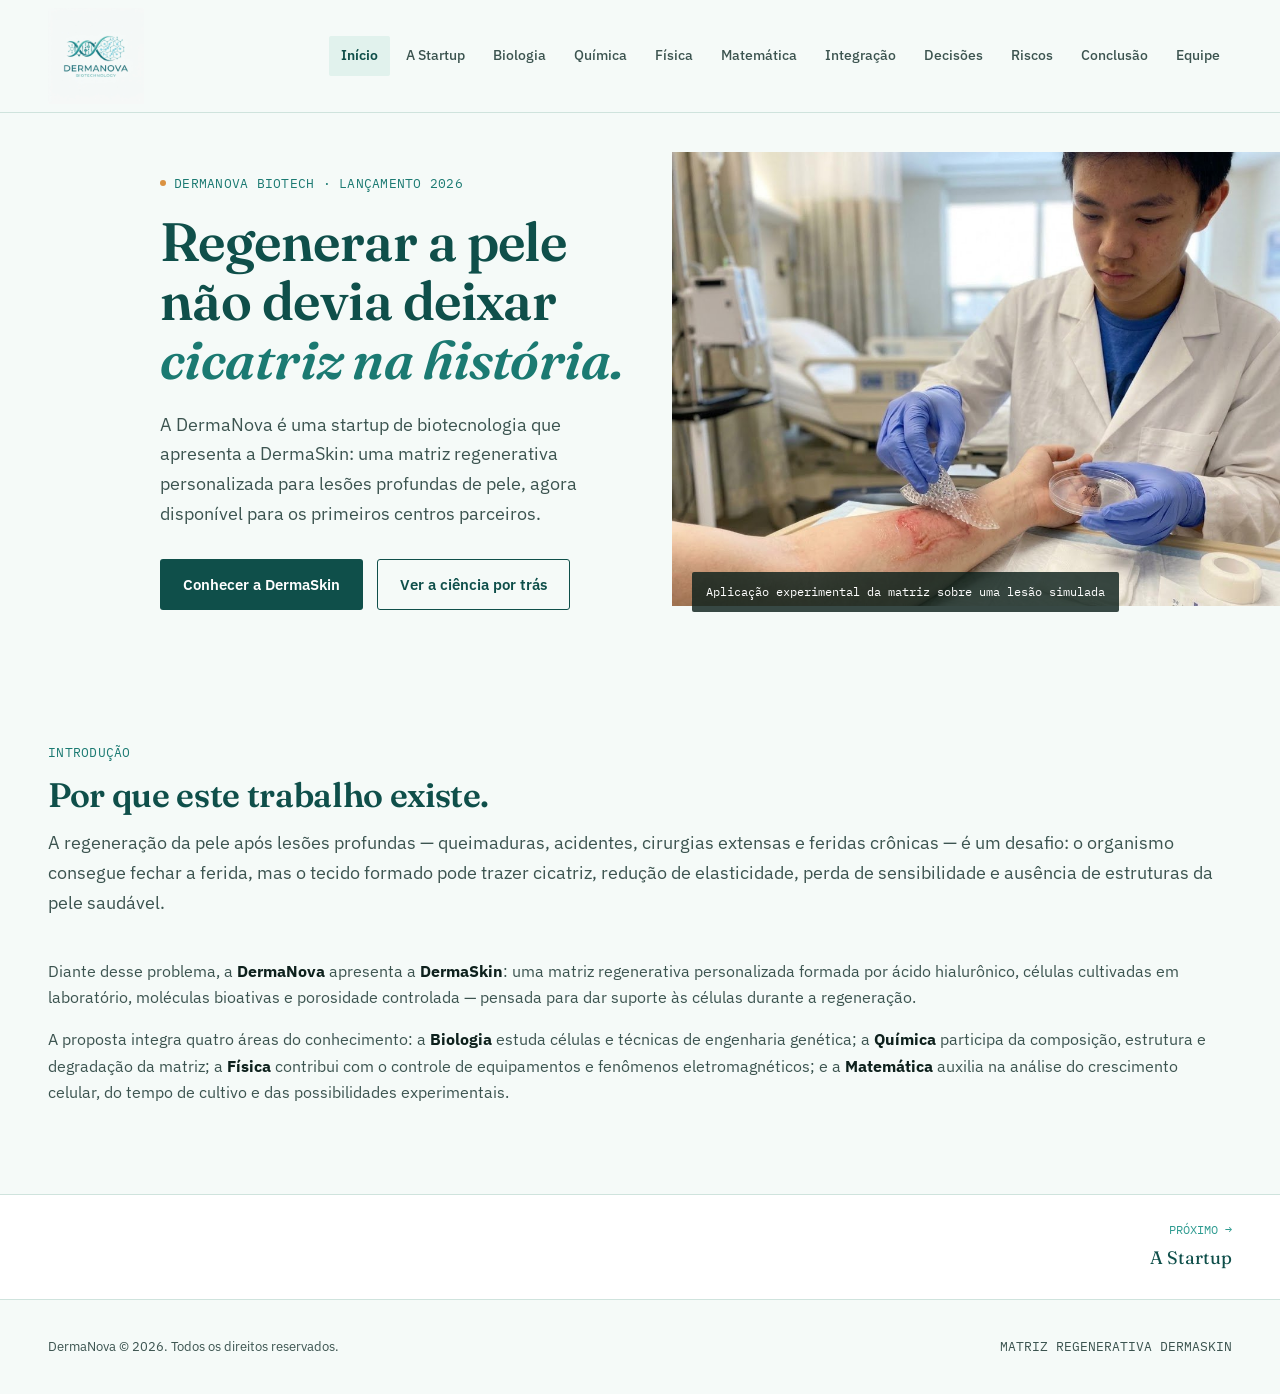
<file: index.html>
<!DOCTYPE html>
<html lang="pt-BR">
<head>
<meta charset="UTF-8">
<meta name="viewport" content="width=device-width, initial-scale=1.0, viewport-fit=cover">
<title>Início — DermaNova</title>
<meta name="description" content="DermaNova — DermaSkin, uma matriz regenerativa personalizada. Projeto interdisciplinar de Biotecnologia.">
<link rel="preconnect" href="https://fonts.googleapis.com">
<link href="https://fonts.googleapis.com/css2?family=Fraunces:ital,opsz,wght@0,9..144,400;0,9..144,500;0,9..144,600;0,9..144,700;1,9..144,500&family=IBM+Plex+Sans:wght@400;500;600;700&family=IBM+Plex+Mono:wght@400;500;600&display=swap" rel="stylesheet">
<link rel="stylesheet" href="styles.css">
</head>
<body>

<div class="nav-scrim" id="navScrim"></div>
<header class="nav">
  <div class="nav-inner">
    <a class="brand" href="index.html">
      <img src="images/logo.jpg" alt="Logo DermaNova">
    </a>
    <button class="menu-toggle" id="menuToggle" aria-label="Abrir menu">
      <svg viewBox="0 0 24 24" fill="none" stroke-width="2" stroke-linecap="round"><path d="M3 6h18M3 12h18M3 18h18"/></svg>
    </button>
    <nav class="links" id="navLinks">
      <a href="index.html" class="active">Início</a>
      <a href="a-startup.html">A Startup</a>
      <a href="biologia.html">Biologia</a>
      <a href="quimica.html">Química</a>
      <a href="fisica.html">Física</a>
      <a href="matematica.html">Matemática</a>
      <a href="integracao.html">Integração</a>
      <a href="decisoes.html">Decisões</a>
      <a href="riscos.html">Riscos</a>
      <a href="conclusao.html">Conclusão</a>
      <a href="equipe.html">Equipe</a>
    </nav>
  </div>
</header>


<section class="hero" style="padding:0;">
  <div class="hero-text">
    <div class="kicker"><span class="dot"></span>DERMANOVA BIOTECH · LANÇAMENTO 2026</div>
    <h1>Regenerar a pele<br>não devia deixar<br><em>cicatriz na história.</em></h1>
    <p class="lede">A DermaNova é uma startup de biotecnologia que apresenta a DermaSkin: uma matriz regenerativa personalizada para lesões profundas de pele, agora disponível para os primeiros centros parceiros.</p>
    <div class="cta-row">
      <a href="a-startup.html" class="btn btn-primary">Conhecer a DermaSkin</a>
      <a href="biologia.html" class="btn btn-ghost">Ver a ciência por trás</a>
    </div>
  </div>
  <div class="hero-media">
    <img src="images/aplicacao.jpg" alt="Aplicação experimental da matriz DermaSkin sobre lesão no antebraço, em ambiente hospitalar simulado">
    <div class="caption mono">Aplicação experimental da matriz sobre uma lesão simulada</div>
  </div>
</section>

<section>
  <div class="wrap">
    <div class="section-head">
      <div class="kicker">INTRODUÇÃO</div>
      <h2>Por que este trabalho existe.</h2>
      <p>A regeneração da pele após lesões profundas — queimaduras, acidentes, cirurgias extensas e feridas crônicas — é um desafio: o organismo consegue fechar a ferida, mas o tecido formado pode trazer cicatriz, redução de elasticidade, perda de sensibilidade e ausência de estruturas da pele saudável.</p>
    </div>
    <p style="color:var(--ink-soft);font-size:16px;">Diante desse problema, a <strong style="color:var(--ink);">DermaNova</strong> apresenta a <strong style="color:var(--ink);">DermaSkin</strong>: uma matriz regenerativa personalizada formada por ácido hialurônico, células cultivadas em laboratório, moléculas bioativas e porosidade controlada — pensada para dar suporte às células durante a regeneração.</p>
    <p style="color:var(--ink-soft);font-size:16px;">A proposta integra quatro áreas do conhecimento: a <strong style="color:var(--ink);">Biologia</strong> estuda células e técnicas de engenharia genética; a <strong style="color:var(--ink);">Química</strong> participa da composição, estrutura e degradação da matriz; a <strong style="color:var(--ink);">Física</strong> contribui com o controle de equipamentos e fenômenos eletromagnéticos; e a <strong style="color:var(--ink);">Matemática</strong> auxilia na análise do crescimento celular, do tempo de cultivo e das possibilidades experimentais.</p>
  </div>
</section>

<nav class="page-nav" aria-label="Navegação entre páginas">
  <div class="page-nav-inner">
    <span></span>
    <a href="a-startup.html" class="next">
        <span class="dir mono">PRÓXIMO &rarr;</span>
        <span class="ttl">A Startup</span>
      </a>
  </div>
</nav>

<footer class="site-footer">
  <div class="wrap footer-inner">
    <p>DermaNova © 2026. Todos os direitos reservados.</p>
    <p class="mono">MATRIZ REGENERATIVA DERMASKIN</p>
  </div>
</footer>

<script src="script.js"></script>
</body>
</html>
</file>
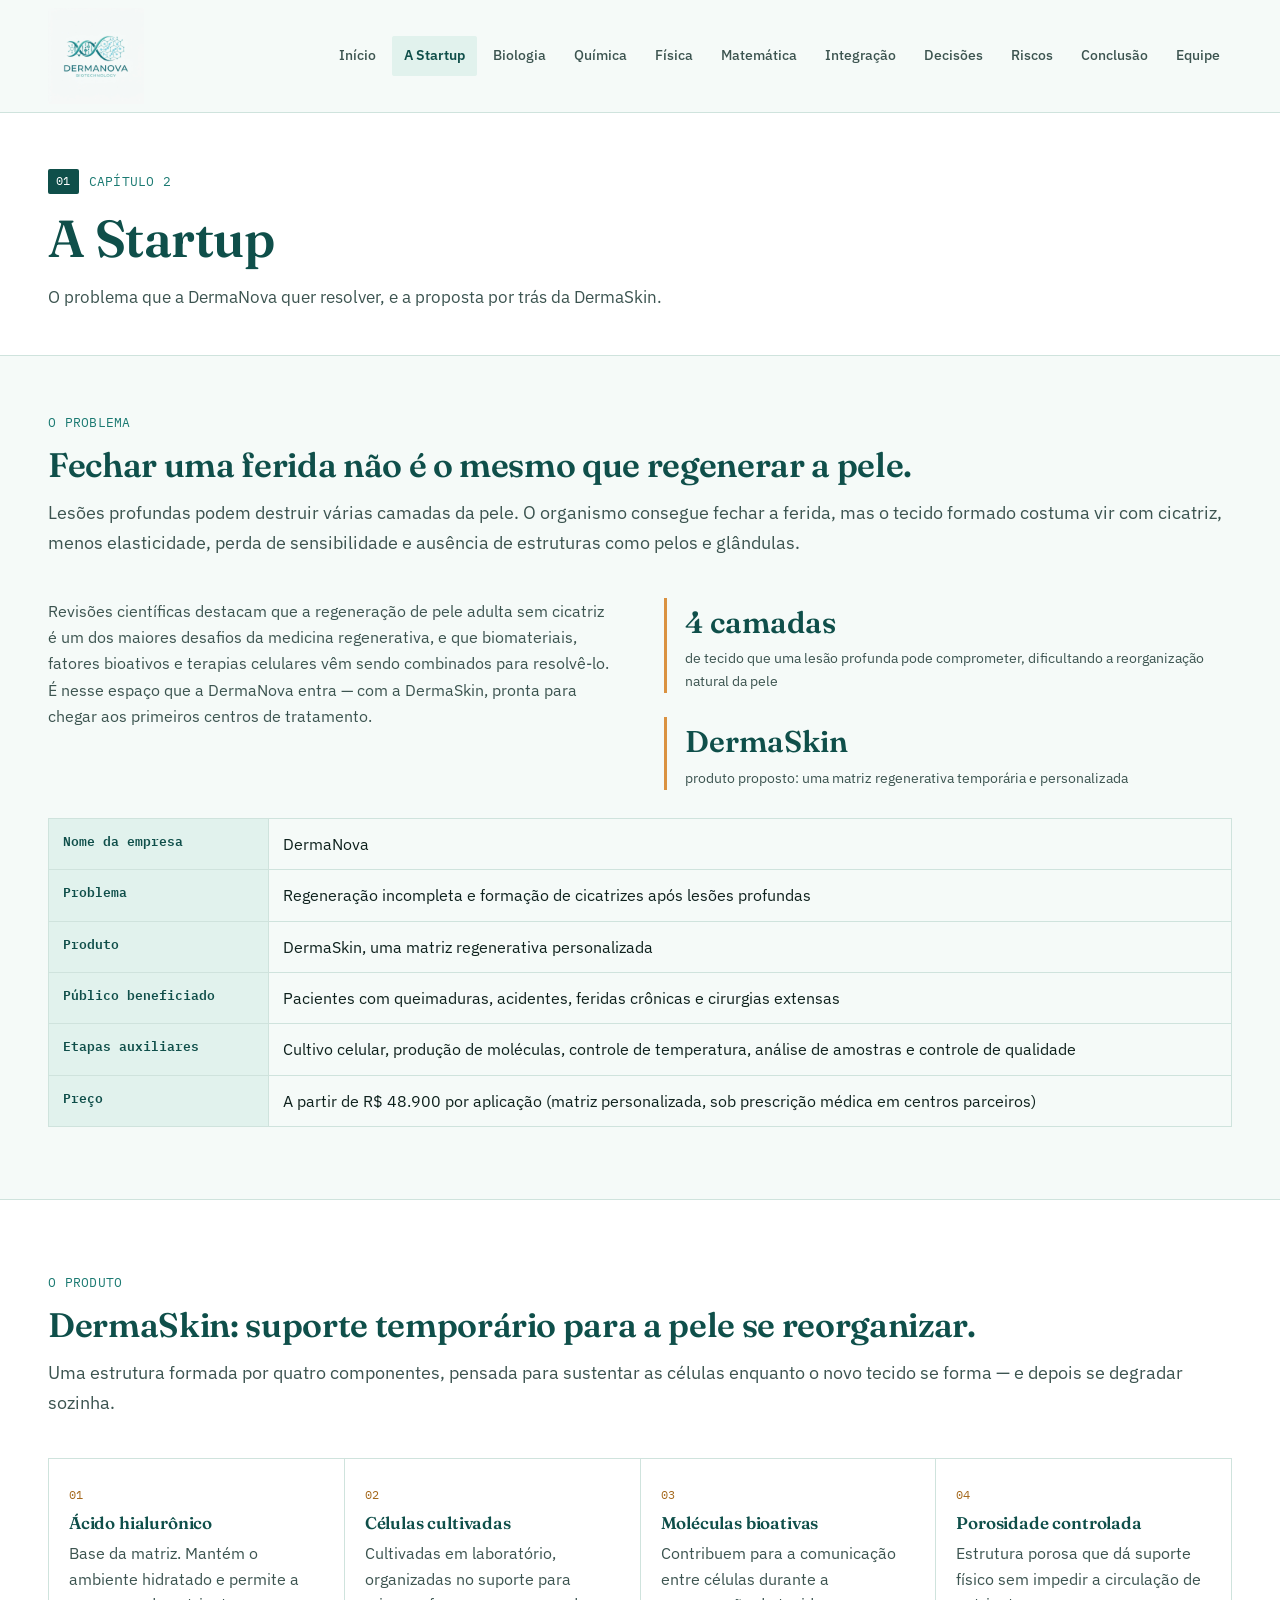
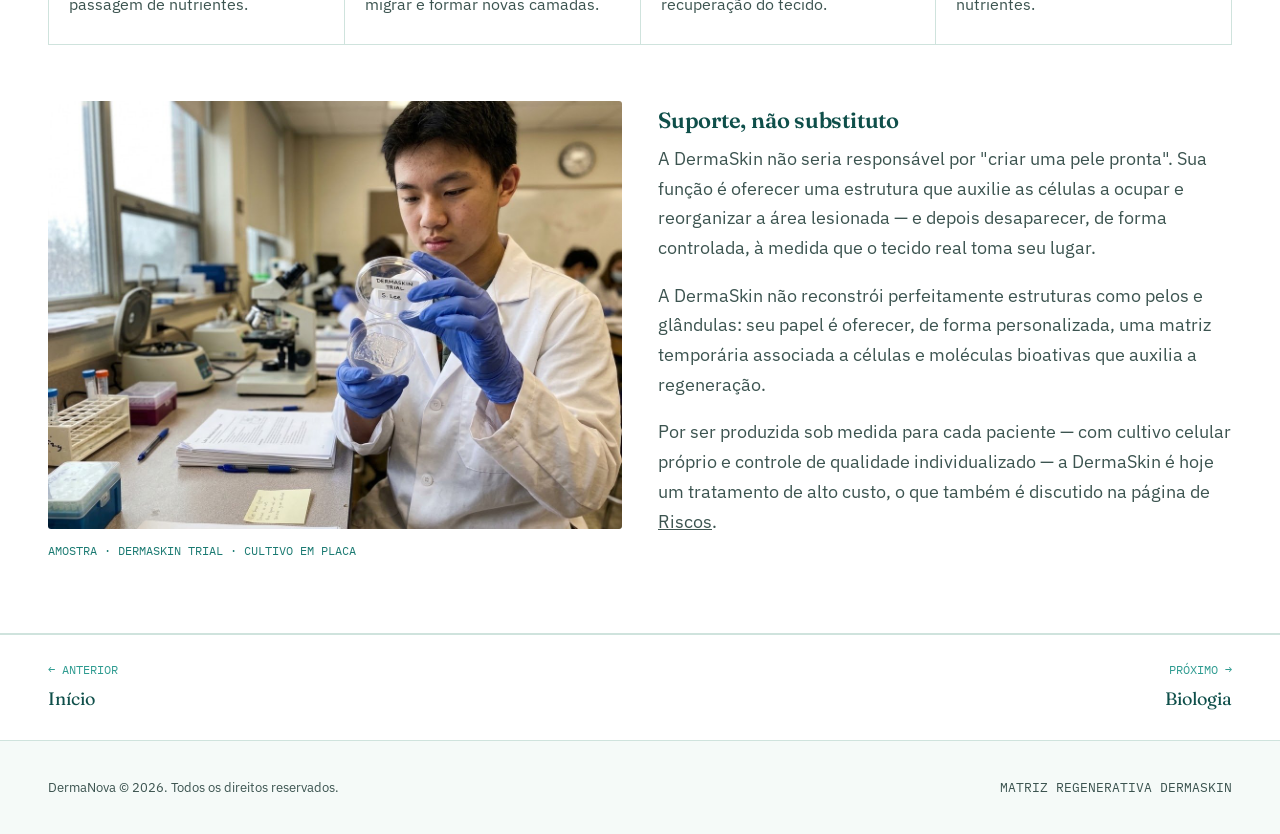
<file: a-startup.html>
<!DOCTYPE html>
<html lang="pt-BR">
<head>
<meta charset="UTF-8">
<meta name="viewport" content="width=device-width, initial-scale=1.0, viewport-fit=cover">
<title>A Startup — DermaNova</title>
<meta name="description" content="DermaNova — DermaSkin, uma matriz regenerativa personalizada. Projeto interdisciplinar de Biotecnologia.">
<link rel="preconnect" href="https://fonts.googleapis.com">
<link href="https://fonts.googleapis.com/css2?family=Fraunces:ital,opsz,wght@0,9..144,400;0,9..144,500;0,9..144,600;0,9..144,700;1,9..144,500&family=IBM+Plex+Sans:wght@400;500;600;700&family=IBM+Plex+Mono:wght@400;500;600&display=swap" rel="stylesheet">
<link rel="stylesheet" href="styles.css">
</head>
<body>

<div class="nav-scrim" id="navScrim"></div>
<header class="nav">
  <div class="nav-inner">
    <a class="brand" href="index.html">
      <img src="images/logo.jpg" alt="Logo DermaNova">
    </a>
    <button class="menu-toggle" id="menuToggle" aria-label="Abrir menu">
      <svg viewBox="0 0 24 24" fill="none" stroke-width="2" stroke-linecap="round"><path d="M3 6h18M3 12h18M3 18h18"/></svg>
    </button>
    <nav class="links" id="navLinks">
      <a href="index.html">Início</a>
      <a href="a-startup.html" class="active">A Startup</a>
      <a href="biologia.html">Biologia</a>
      <a href="quimica.html">Química</a>
      <a href="fisica.html">Física</a>
      <a href="matematica.html">Matemática</a>
      <a href="integracao.html">Integração</a>
      <a href="decisoes.html">Decisões</a>
      <a href="riscos.html">Riscos</a>
      <a href="conclusao.html">Conclusão</a>
      <a href="equipe.html">Equipe</a>
    </nav>
  </div>
</header>

<div class="page-head">
  <div class="wrap">
    <div class="kicker"><span class="idx mono">01</span>CAPÍTULO 2</div>
    <h1>A Startup</h1>
    <p class="lede">O problema que a DermaNova quer resolver, e a proposta por trás da DermaSkin.</p>
  </div>
</div>

<section style="padding-top:56px;">
  <div class="wrap">
    <div class="section-head">
      <div class="kicker">O PROBLEMA</div>
      <h2>Fechar uma ferida não é o mesmo que regenerar a pele.</h2>
      <p>Lesões profundas podem destruir várias camadas da pele. O organismo consegue fechar a ferida, mas o tecido formado costuma vir com cicatriz, menos elasticidade, perda de sensibilidade e ausência de estruturas como pelos e glândulas.</p>
    </div>
    <div class="problem-grid">
      <div>
        <p style="color:var(--ink-soft);font-size:16px;">Revisões científicas destacam que a regeneração de pele adulta sem cicatriz é um dos maiores desafios da medicina regenerativa, e que biomateriais, fatores bioativos e terapias celulares vêm sendo combinados para resolvê-lo. É nesse espaço que a DermaNova entra — com a DermaSkin, pronta para chegar aos primeiros centros de tratamento.</p>
      </div>
      <div class="stat-block">
        <div class="stat">
          <div class="num">4 camadas</div>
          <div class="label">de tecido que uma lesão profunda pode comprometer, dificultando a reorganização natural da pele</div>
        </div>
        <div class="stat">
          <div class="num">DermaSkin</div>
          <div class="label">produto proposto: uma matriz regenerativa temporária e personalizada</div>
        </div>
      </div>
    </div>

    <div class="table-scroll">
      <table class="info">
        <tr><th>Nome da empresa</th><td>DermaNova</td></tr>
        <tr><th>Problema</th><td>Regeneração incompleta e formação de cicatrizes após lesões profundas</td></tr>
        <tr><th>Produto</th><td>DermaSkin, uma matriz regenerativa personalizada</td></tr>
        <tr><th>Público beneficiado</th><td>Pacientes com queimaduras, acidentes, feridas crônicas e cirurgias extensas</td></tr>
        <tr><th>Etapas auxiliares</th><td>Cultivo celular, produção de moléculas, controle de temperatura, análise de amostras e controle de qualidade</td></tr>
        <tr><th>Preço</th><td>A partir de R$ 48.900 por aplicação (matriz personalizada, sob prescrição médica em centros parceiros)</td></tr>
      </table>
    </div>
  </div>
</section>

<section class="band">
  <div class="wrap">
    <div class="section-head">
      <div class="kicker">O PRODUTO</div>
      <h2>DermaSkin: suporte temporário para a pele se reorganizar.</h2>
      <p>Uma estrutura formada por quatro componentes, pensada para sustentar as células enquanto o novo tecido se forma — e depois se degradar sozinha.</p>
    </div>
    <div class="compo-grid">
      <div class="compo-item"><div class="idx">01</div><h3>Ácido hialurônico</h3><p>Base da matriz. Mantém o ambiente hidratado e permite a passagem de nutrientes.</p></div>
      <div class="compo-item"><div class="idx">02</div><h3>Células cultivadas</h3><p>Cultivadas em laboratório, organizadas no suporte para migrar e formar novas camadas.</p></div>
      <div class="compo-item"><div class="idx">03</div><h3>Moléculas bioativas</h3><p>Contribuem para a comunicação entre células durante a recuperação do tecido.</p></div>
      <div class="compo-item"><div class="idx">04</div><h3>Porosidade controlada</h3><p>Estrutura porosa que dá suporte físico sem impedir a circulação de nutrientes.</p></div>
    </div>

    <div class="product-media-row">
      <div>
        <img src="images/laboratorio.jpg" alt="Pesquisador segurando duas placas de Petri com amostra rotulada 'DermaSkin Trial'">
        <div class="media-tag mono">AMOSTRA · DERMASKIN TRIAL · CULTIVO EM PLACA</div>
      </div>
      <div>
        <h3 style="font-size:22px;margin-bottom:12px;">Suporte, não substituto</h3>
        <p style="color:var(--ink-soft);">A DermaSkin não seria responsável por "criar uma pele pronta". Sua função é oferecer uma estrutura que auxilie as células a ocupar e reorganizar a área lesionada — e depois desaparecer, de forma controlada, à medida que o tecido real toma seu lugar.</p>
        <p style="color:var(--ink-soft);">A DermaSkin não reconstrói perfeitamente estruturas como pelos e glândulas: seu papel é oferecer, de forma personalizada, uma matriz temporária associada a células e moléculas bioativas que auxilia a regeneração.</p>
        <p style="color:var(--ink-soft);">Por ser produzida sob medida para cada paciente — com cultivo celular próprio e controle de qualidade individualizado — a DermaSkin é hoje um tratamento de alto custo, o que também é discutido na página de <a href="riscos.html">Riscos</a>.</p>
      </div>
    </div>
  </div>
</section>

<nav class="page-nav" aria-label="Navegação entre páginas">
  <div class="page-nav-inner">
    <a href="index.html" class="prev">
        <span class="dir mono">&larr; ANTERIOR</span>
        <span class="ttl">Início</span>
      </a>
    <a href="biologia.html" class="next">
        <span class="dir mono">PRÓXIMO &rarr;</span>
        <span class="ttl">Biologia</span>
      </a>
  </div>
</nav>

<footer class="site-footer">
  <div class="wrap footer-inner">
    <p>DermaNova © 2026. Todos os direitos reservados.</p>
    <p class="mono">MATRIZ REGENERATIVA DERMASKIN</p>
  </div>
</footer>

<script src="script.js"></script>
</body>
</html>
</file>
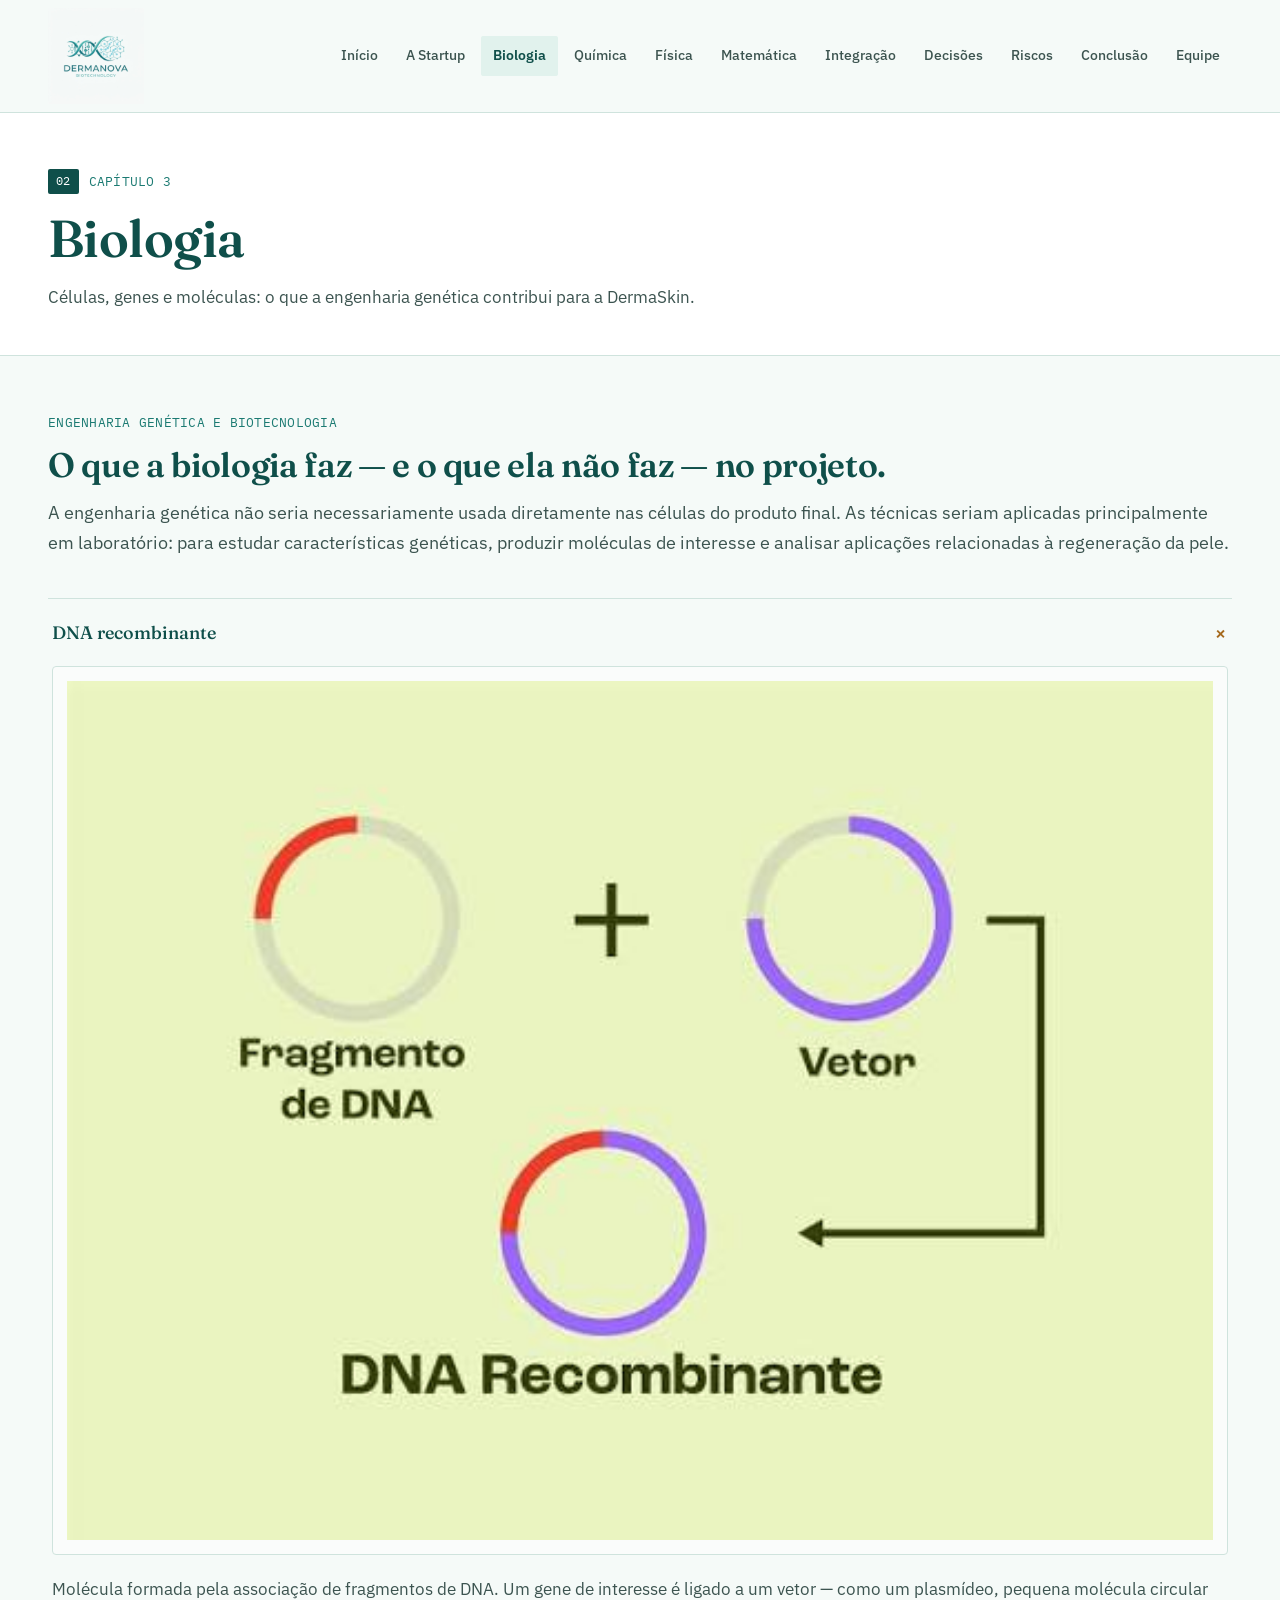
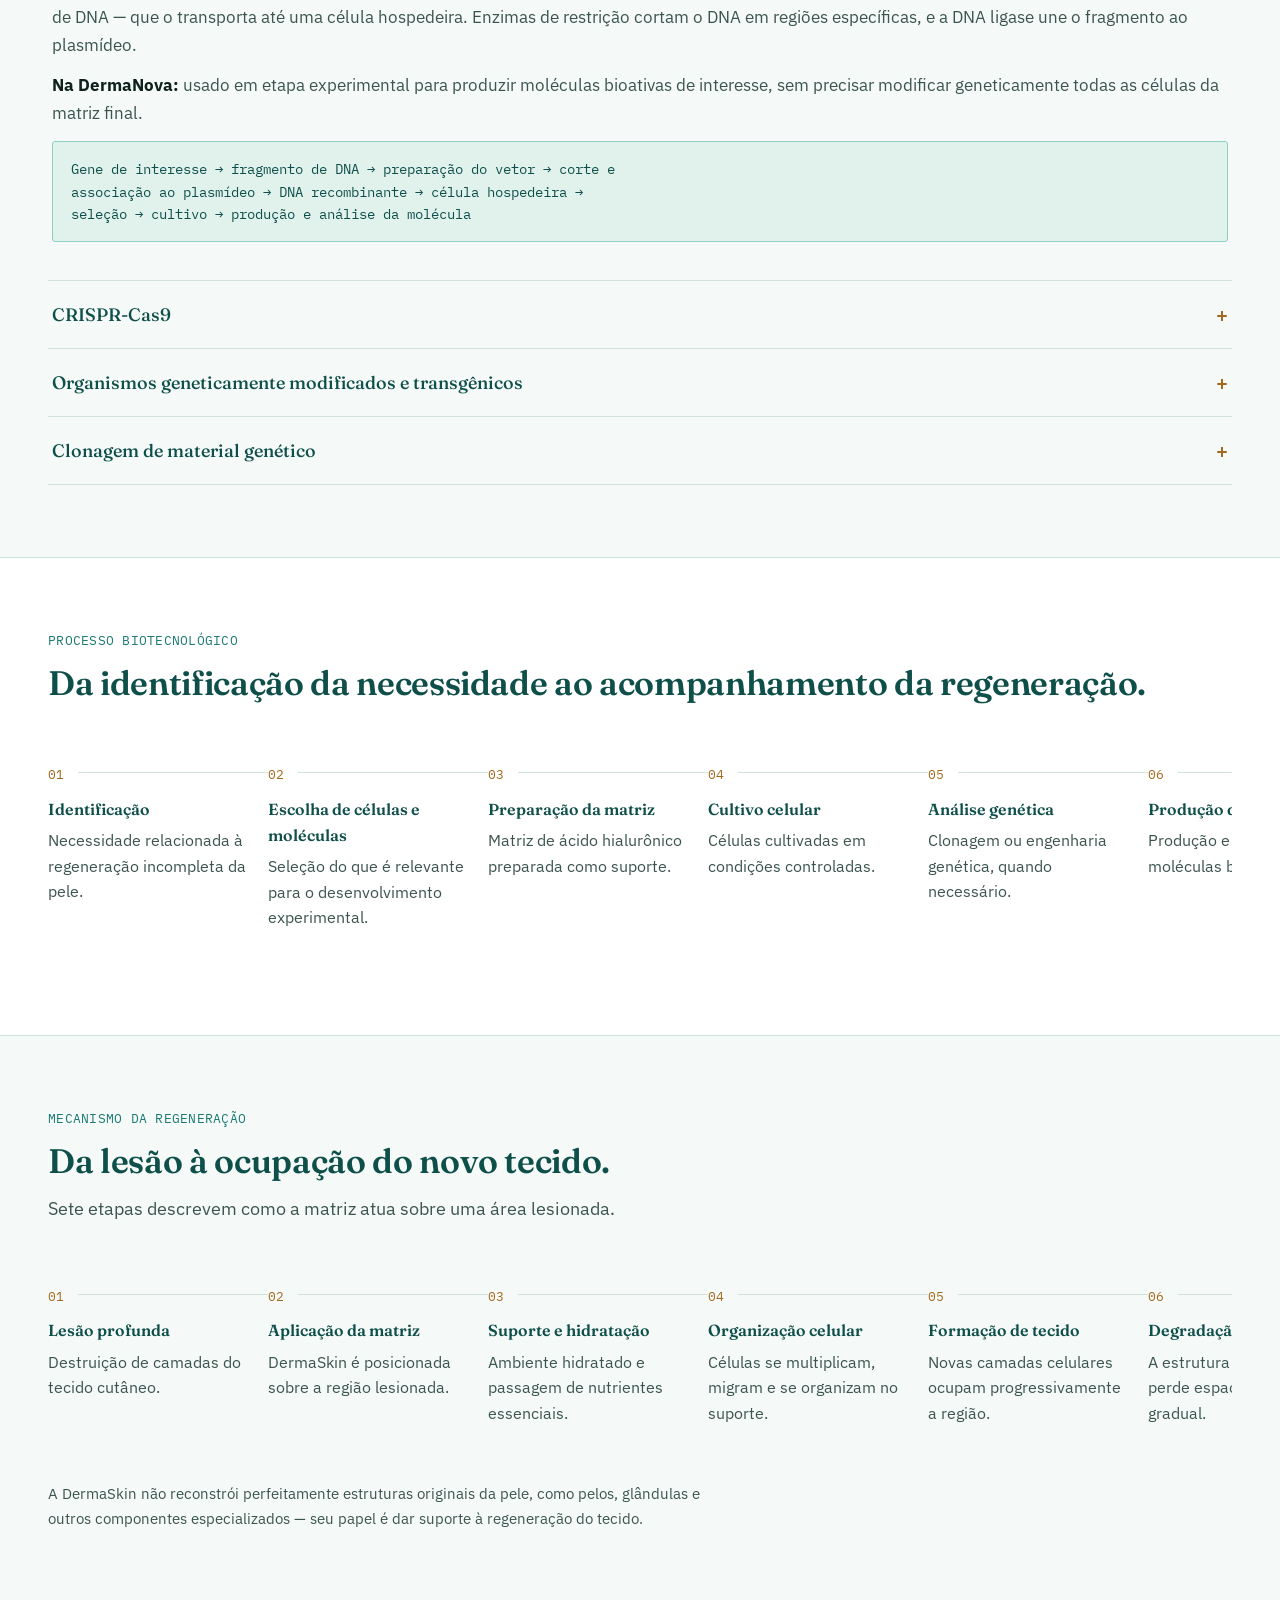
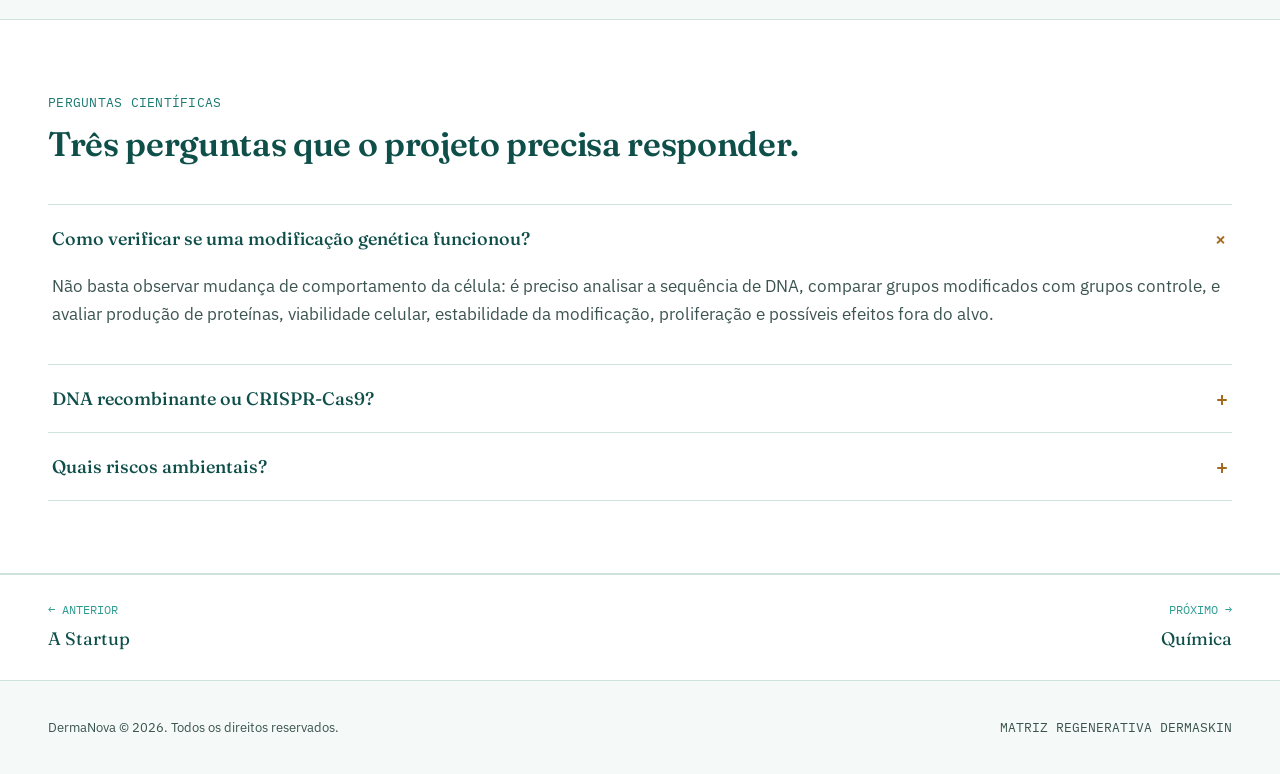
<file: biologia.html>
<!DOCTYPE html>
<html lang="pt-BR">
<head>
<meta charset="UTF-8">
<meta name="viewport" content="width=device-width, initial-scale=1.0, viewport-fit=cover">
<title>Biologia — DermaNova</title>
<meta name="description" content="DermaNova — DermaSkin, uma matriz regenerativa personalizada. Projeto interdisciplinar de Biotecnologia.">
<link rel="preconnect" href="https://fonts.googleapis.com">
<link href="https://fonts.googleapis.com/css2?family=Fraunces:ital,opsz,wght@0,9..144,400;0,9..144,500;0,9..144,600;0,9..144,700;1,9..144,500&family=IBM+Plex+Sans:wght@400;500;600;700&family=IBM+Plex+Mono:wght@400;500;600&display=swap" rel="stylesheet">
<link rel="stylesheet" href="styles.css">
</head>
<body>

<div class="nav-scrim" id="navScrim"></div>
<header class="nav">
  <div class="nav-inner">
    <a class="brand" href="index.html">
      <img src="images/logo.jpg" alt="Logo DermaNova">
    </a>
    <button class="menu-toggle" id="menuToggle" aria-label="Abrir menu">
      <svg viewBox="0 0 24 24" fill="none" stroke-width="2" stroke-linecap="round"><path d="M3 6h18M3 12h18M3 18h18"/></svg>
    </button>
    <nav class="links" id="navLinks">
      <a href="index.html">Início</a>
      <a href="a-startup.html">A Startup</a>
      <a href="biologia.html" class="active">Biologia</a>
      <a href="quimica.html">Química</a>
      <a href="fisica.html">Física</a>
      <a href="matematica.html">Matemática</a>
      <a href="integracao.html">Integração</a>
      <a href="decisoes.html">Decisões</a>
      <a href="riscos.html">Riscos</a>
      <a href="conclusao.html">Conclusão</a>
      <a href="equipe.html">Equipe</a>
    </nav>
  </div>
</header>

<div class="page-head">
  <div class="wrap">
    <div class="kicker"><span class="idx mono">02</span>CAPÍTULO 3</div>
    <h1>Biologia</h1>
    <p class="lede">Células, genes e moléculas: o que a engenharia genética contribui para a DermaSkin.</p>
  </div>
</div>

<section style="padding-top:56px;">
  <div class="wrap">
    <div class="section-head">
      <div class="kicker">ENGENHARIA GENÉTICA E BIOTECNOLOGIA</div>
      <h2>O que a biologia faz — e o que ela não faz — no projeto.</h2>
      <p>A engenharia genética não seria necessariamente usada diretamente nas células do produto final. As técnicas seriam aplicadas principalmente em laboratório: para estudar características genéticas, produzir moléculas de interesse e analisar aplicações relacionadas à regeneração da pele.</p>
    </div>

    <div class="accordion">
      <div class="accordion-item open">
        <button class="accordion-btn">DNA recombinante <span class="plus">+</span></button>
        <div class="accordion-panel"><div class="accordion-inner">
          <div class="topic-fig">
            <img src="images/biologia/dna_recombinante.png" alt="Esquema mostrando fragmento de DNA e vetor se unindo para formar DNA recombinante">
          </div>
          <p>Molécula formada pela associação de fragmentos de DNA. Um gene de interesse é ligado a um vetor — como um plasmídeo, pequena molécula circular de DNA — que o transporta até uma célula hospedeira. Enzimas de restrição cortam o DNA em regiões específicas, e a DNA ligase une o fragmento ao plasmídeo.</p>
          <p><strong>Na DermaNova:</strong> usado em etapa experimental para produzir moléculas bioativas de interesse, sem precisar modificar geneticamente todas as células da matriz final.</p>
          <div class="eq-block">Gene de interesse → fragmento de DNA → preparação do vetor → corte e
associação ao plasmídeo → DNA recombinante → célula hospedeira →
seleção → cultivo → produção e análise da molécula</div>
        </div></div>
      </div>
      <div class="accordion-item">
        <button class="accordion-btn">CRISPR-Cas9 <span class="plus">+</span></button>
        <div class="accordion-panel"><div class="accordion-inner">
          <div class="topic-fig">
            <img src="images/biologia/crispr_cas9.png" alt="Esquema do sistema CRISPR-Cas9 mostrando o ADN, a proteína Cas9 cortando o alvo e o ARN mensageiro">
          </div>
          <p>Ferramenta de edição genética que atua sobre regiões específicas do DNA. Um RNA-guia reconhece a sequência-alvo e direciona a proteína Cas9, que realiza o corte. Os mecanismos de reparo da própria célula tentam reconstruir a região cortada. Dependendo do mecanismo de reparo e da estratégia experimental adotada, podem ocorrer alterações na sequência, inativação de genes ou, quando há um molde adequado, modificações mais específicas.</p>
          <p><strong>Na DermaNova:</strong> usado apenas em condições controladas de laboratório, sobre células somáticas ou microrganismos — nunca em embriões ou células germinativas. Exige verificar depois estabilidade genética, viabilidade celular, produção da molécula desejada e possíveis alterações fora do alvo.</p>
          <div class="eq-block">Definição da sequência-alvo → reconhecimento pelo RNA-guia →
direcionamento da proteína Cas9 → corte do DNA → reparo celular →
análise da modificação produzida</div>
        </div></div>
      </div>
      <div class="accordion-item">
        <button class="accordion-btn">Organismos geneticamente modificados e transgênicos <span class="plus">+</span></button>
        <div class="accordion-panel"><div class="accordion-inner">
          <p>Um organismo geneticamente modificado (OGM) teve seu material genético alterado por engenharia genética. Um transgênico é um tipo específico de OGM: recebeu material genético de outra espécie. Todo transgênico é OGM, mas nem todo OGM é transgênico.</p>
          <p>Se um microrganismo da DermaNova recebesse um gene de outra espécie, seria OGM e transgênico. Se o CRISPR-Cas9 apenas modificasse um gene já existente no próprio organismo, seria OGM — sem ser transgênico. Em ambos os casos, barreiras físicas, recipientes fechados, esterilização e descarte adequado reduziriam riscos ambientais.</p>
        </div></div>
      </div>
      <div class="accordion-item">
        <button class="accordion-btn">Clonagem de material genético <span class="plus">+</span></button>
        <div class="accordion-panel"><div class="accordion-inner">
          <p>A clonagem produz cópias geneticamente iguais — de organismos completos ou apenas de material genético. Na proposta, o relevante é a clonagem de material genético: copiar uma sequência de DNA para estudo, análise ou uso em DNA recombinante, sem envolver a clonagem de organismos completos.</p>
        </div></div>
      </div>
    </div>
  </div>
</section>

<section class="band">
  <div class="wrap">
    <div class="section-head">
      <div class="kicker">PROCESSO BIOTECNOLÓGICO</div>
      <h2>Da identificação da necessidade ao acompanhamento da regeneração.</h2>
    </div>
    <div class="stepper">
      <div class="step"><span class="n">01</span><h4>Identificação</h4><p>Necessidade relacionada à regeneração incompleta da pele.</p></div>
      <div class="step"><span class="n">02</span><h4>Escolha de células e moléculas</h4><p>Seleção do que é relevante para o desenvolvimento experimental.</p></div>
      <div class="step"><span class="n">03</span><h4>Preparação da matriz</h4><p>Matriz de ácido hialurônico preparada como suporte.</p></div>
      <div class="step"><span class="n">04</span><h4>Cultivo celular</h4><p>Células cultivadas em condições controladas.</p></div>
      <div class="step"><span class="n">05</span><h4>Análise genética</h4><p>Clonagem ou engenharia genética, quando necessário.</p></div>
      <div class="step"><span class="n">06</span><h4>Produção de moléculas</h4><p>Produção e análise de moléculas bioativas.</p></div>
      <div class="step"><span class="n">07</span><h4>Associação à matriz</h4><p>Células e moléculas associadas à matriz de ácido hialurônico.</p></div>
      <div class="step"><span class="n">08</span><h4>Controle de qualidade</h4><p>Testes biológicos, químicos e físicos.</p></div>
      <div class="step"><span class="n">09</span><h4>Avaliação clínica</h4><p>Acompanhamento clínico da regeneração.</p></div>
    </div>
  </div>
</section>

<section>
  <div class="wrap">
    <div class="section-head">
      <div class="kicker">MECANISMO DA REGENERAÇÃO</div>
      <h2>Da lesão à ocupação do novo tecido.</h2>
      <p>Sete etapas descrevem como a matriz atua sobre uma área lesionada.</p>
    </div>
    <div class="stepper">
      <div class="step"><span class="n">01</span><h4>Lesão profunda</h4><p>Destruição de camadas do tecido cutâneo.</p></div>
      <div class="step"><span class="n">02</span><h4>Aplicação da matriz</h4><p>DermaSkin é posicionada sobre a região lesionada.</p></div>
      <div class="step"><span class="n">03</span><h4>Suporte e hidratação</h4><p>Ambiente hidratado e passagem de nutrientes essenciais.</p></div>
      <div class="step"><span class="n">04</span><h4>Organização celular</h4><p>Células se multiplicam, migram e se organizam no suporte.</p></div>
      <div class="step"><span class="n">05</span><h4>Formação de tecido</h4><p>Novas camadas celulares ocupam progressivamente a região.</p></div>
      <div class="step"><span class="n">06</span><h4>Degradação da matriz</h4><p>A estrutura temporária perde espaço de forma gradual.</p></div>
      <div class="step"><span class="n">07</span><h4>Ocupação do tecido</h4><p>O tecido em formação assume definitivamente a área.</p></div>
    </div>
    <p style="margin-top:24px;color:var(--ink-soft);font-size:15px;max-width:680px;">A DermaSkin não reconstrói perfeitamente estruturas originais da pele, como pelos, glândulas e outros componentes especializados — seu papel é dar suporte à regeneração do tecido.</p>
  </div>
</section>

<section class="band">
  <div class="wrap">
    <div class="section-head">
      <div class="kicker">PERGUNTAS CIENTÍFICAS</div>
      <h2>Três perguntas que o projeto precisa responder.</h2>
    </div>
    <div class="accordion">
      <div class="accordion-item open">
        <button class="accordion-btn">Como verificar se uma modificação genética funcionou? <span class="plus">+</span></button>
        <div class="accordion-panel"><div class="accordion-inner">
          <p>Não basta observar mudança de comportamento da célula: é preciso analisar a sequência de DNA, comparar grupos modificados com grupos controle, e avaliar produção de proteínas, viabilidade celular, estabilidade da modificação, proliferação e possíveis efeitos fora do alvo.</p>
        </div></div>
      </div>
      <div class="accordion-item">
        <button class="accordion-btn">DNA recombinante ou CRISPR-Cas9? <span class="plus">+</span></button>
        <div class="accordion-panel"><div class="accordion-inner">
          <p>DNA recombinante é mais indicado para associar um gene a um vetor e produzir uma molécula em uma célula hospedeira. CRISPR-Cas9 é mais indicado para estudar ou modificar um gene específico já existente.</p>
        </div></div>
      </div>
      <div class="accordion-item">
        <button class="accordion-btn">Quais riscos ambientais? <span class="plus">+</span></button>
        <div class="accordion-panel"><div class="accordion-inner">
          <p>Principalmente a liberação acidental de organismos modificados no ambiente. Por isso, recipientes fechados, barreiras físicas, esterilização e descarte adequado são medidas de segurança necessárias.</p>
        </div></div>
      </div>
    </div>
  </div>
</section>

<nav class="page-nav" aria-label="Navegação entre páginas">
  <div class="page-nav-inner">
    <a href="a-startup.html" class="prev">
        <span class="dir mono">&larr; ANTERIOR</span>
        <span class="ttl">A Startup</span>
      </a>
    <a href="quimica.html" class="next">
        <span class="dir mono">PRÓXIMO &rarr;</span>
        <span class="ttl">Química</span>
      </a>
  </div>
</nav>

<footer class="site-footer">
  <div class="wrap footer-inner">
    <p>DermaNova © 2026. Todos os direitos reservados.</p>
    <p class="mono">MATRIZ REGENERATIVA DERMASKIN</p>
  </div>
</footer>

<script src="script.js"></script>
</body>
</html>
</file>
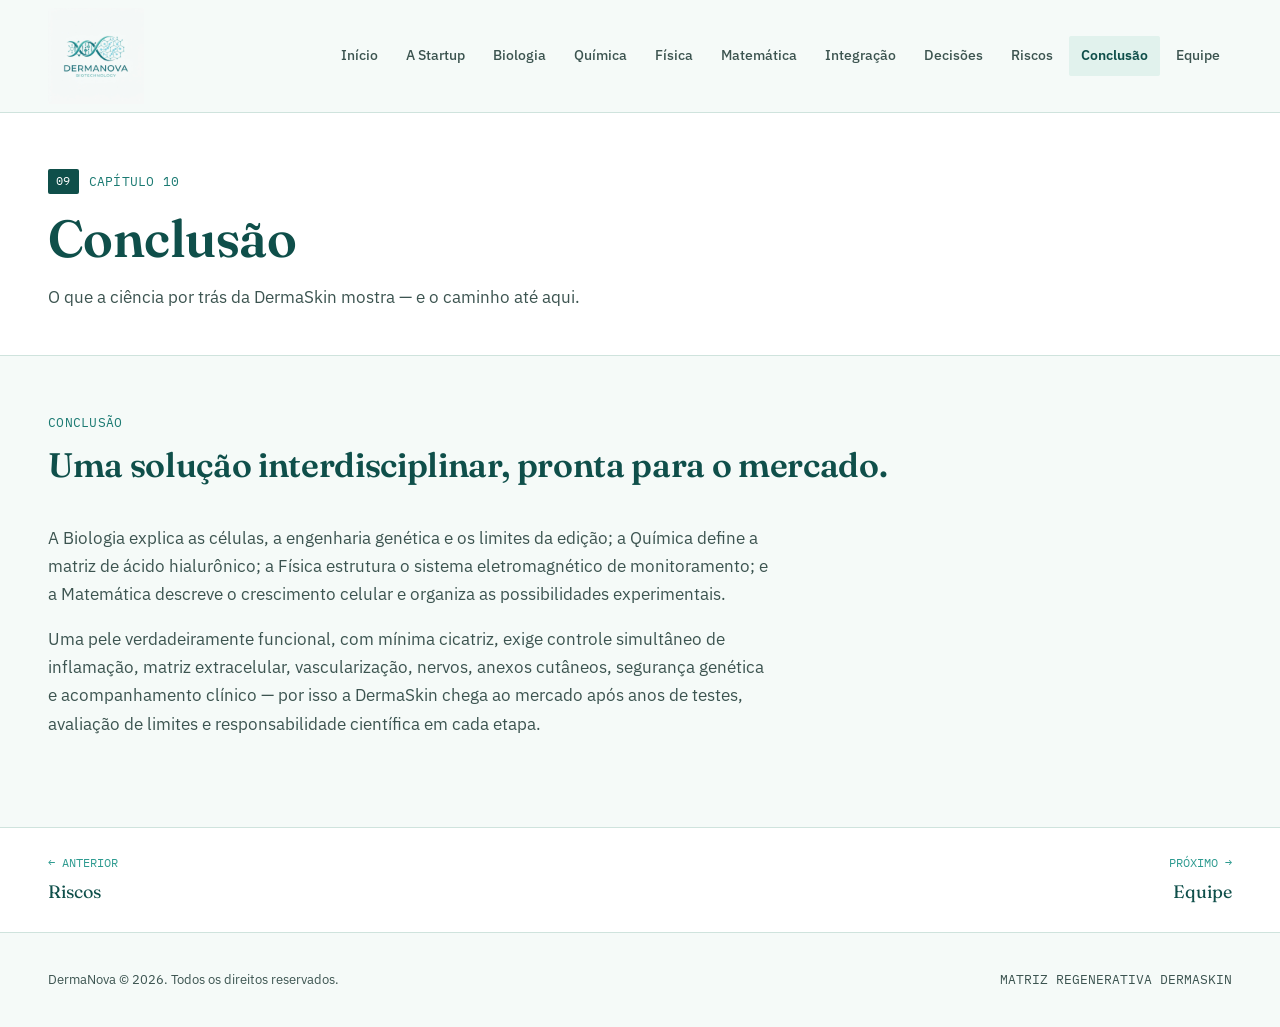
<file: conclusao.html>
<!DOCTYPE html>
<html lang="pt-BR">
<head>
<meta charset="UTF-8">
<meta name="viewport" content="width=device-width, initial-scale=1.0, viewport-fit=cover">
<title>Conclusão — DermaNova</title>
<meta name="description" content="DermaNova — DermaSkin, uma matriz regenerativa personalizada. Projeto interdisciplinar de Biotecnologia.">
<link rel="preconnect" href="https://fonts.googleapis.com">
<link href="https://fonts.googleapis.com/css2?family=Fraunces:ital,opsz,wght@0,9..144,400;0,9..144,500;0,9..144,600;0,9..144,700;1,9..144,500&family=IBM+Plex+Sans:wght@400;500;600;700&family=IBM+Plex+Mono:wght@400;500;600&display=swap" rel="stylesheet">
<link rel="stylesheet" href="styles.css">
</head>
<body>

<div class="nav-scrim" id="navScrim"></div>
<header class="nav">
  <div class="nav-inner">
    <a class="brand" href="index.html">
      <img src="images/logo.jpg" alt="Logo DermaNova">
    </a>
    <button class="menu-toggle" id="menuToggle" aria-label="Abrir menu">
      <svg viewBox="0 0 24 24" fill="none" stroke-width="2" stroke-linecap="round"><path d="M3 6h18M3 12h18M3 18h18"/></svg>
    </button>
    <nav class="links" id="navLinks">
      <a href="index.html">Início</a>
      <a href="a-startup.html">A Startup</a>
      <a href="biologia.html">Biologia</a>
      <a href="quimica.html">Química</a>
      <a href="fisica.html">Física</a>
      <a href="matematica.html">Matemática</a>
      <a href="integracao.html">Integração</a>
      <a href="decisoes.html">Decisões</a>
      <a href="riscos.html">Riscos</a>
      <a href="conclusao.html" class="active">Conclusão</a>
      <a href="equipe.html">Equipe</a>
    </nav>
  </div>
</header>

<div class="page-head">
  <div class="wrap">
    <div class="kicker"><span class="idx mono">09</span>CAPÍTULO 10</div>
    <h1>Conclusão</h1>
    <p class="lede">O que a ciência por trás da DermaSkin mostra — e o caminho até aqui.</p>
  </div>
</div>

<section style="padding-top:56px;">
  <div class="wrap">
    <div class="section-head">
      <div class="kicker">CONCLUSÃO</div>
      <h2>Uma solução interdisciplinar, pronta para o mercado.</h2>
    </div>
    <p style="font-size:17px;color:var(--ink-soft);max-width:720px;">A Biologia explica as células, a engenharia genética e os limites da edição; a Química define a matriz de ácido hialurônico; a Física estrutura o sistema eletromagnético de monitoramento; e a Matemática descreve o crescimento celular e organiza as possibilidades experimentais.</p>
    <p style="font-size:17px;color:var(--ink-soft);max-width:720px;">Uma pele verdadeiramente funcional, com mínima cicatriz, exige controle simultâneo de inflamação, matriz extracelular, vascularização, nervos, anexos cutâneos, segurança genética e acompanhamento clínico — por isso a DermaSkin chega ao mercado após anos de testes, avaliação de limites e responsabilidade científica em cada etapa.</p>
  </div>
</section>

<nav class="page-nav" aria-label="Navegação entre páginas">
  <div class="page-nav-inner">
    <a href="riscos.html" class="prev">
        <span class="dir mono">&larr; ANTERIOR</span>
        <span class="ttl">Riscos</span>
      </a>
    <a href="equipe.html" class="next">
        <span class="dir mono">PRÓXIMO &rarr;</span>
        <span class="ttl">Equipe</span>
      </a>
  </div>
</nav>

<footer class="site-footer">
  <div class="wrap footer-inner">
    <p>DermaNova © 2026. Todos os direitos reservados.</p>
    <p class="mono">MATRIZ REGENERATIVA DERMASKIN</p>
  </div>
</footer>

<script src="script.js"></script>
</body>
</html>
</file>
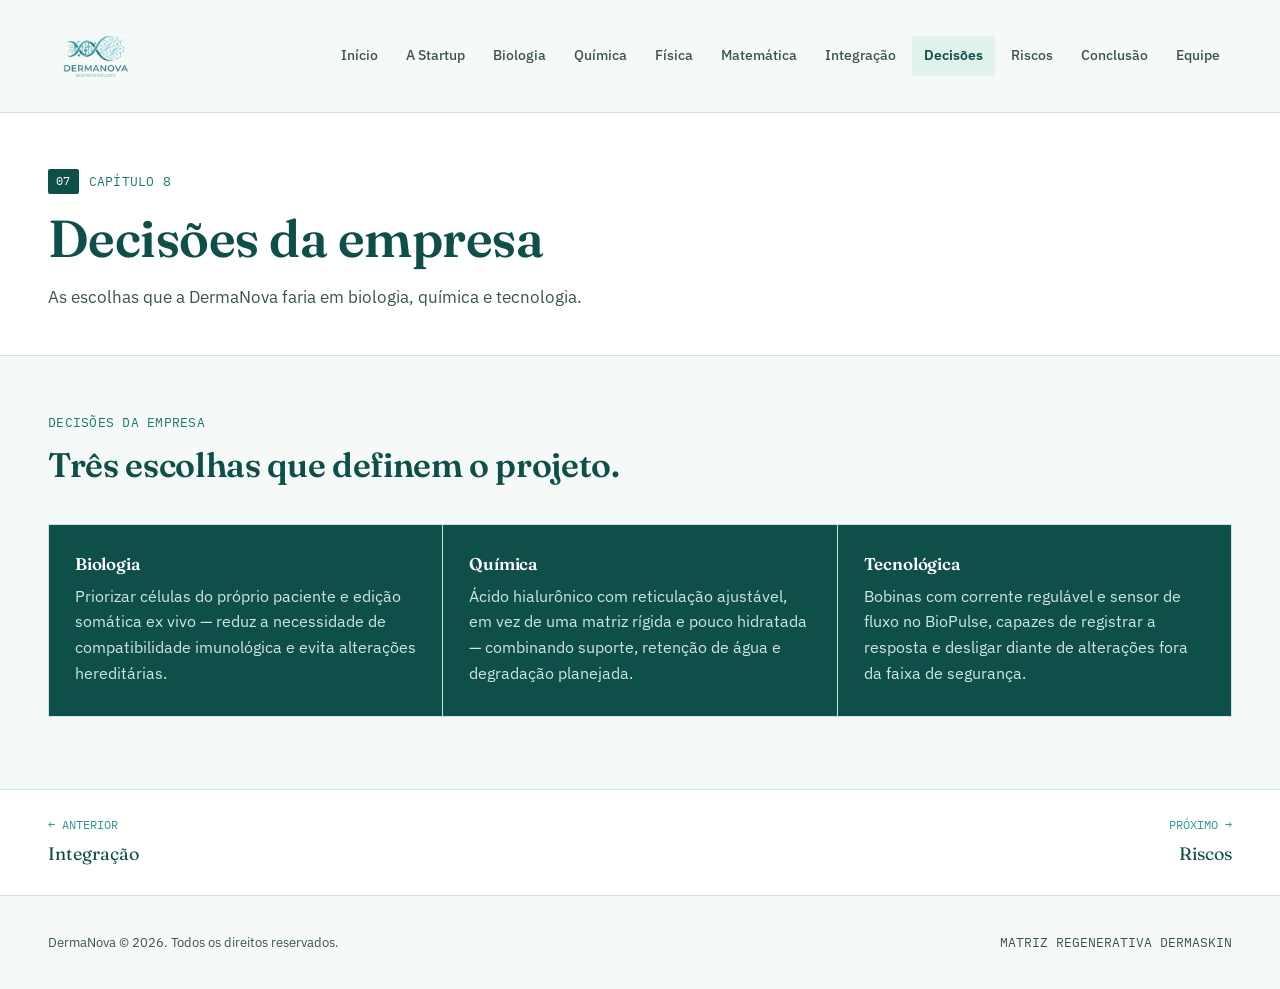
<file: decisoes.html>
<!DOCTYPE html>
<html lang="pt-BR">
<head>
<meta charset="UTF-8">
<meta name="viewport" content="width=device-width, initial-scale=1.0, viewport-fit=cover">
<title>Decisões da empresa — DermaNova</title>
<meta name="description" content="DermaNova — DermaSkin, uma matriz regenerativa personalizada. Projeto interdisciplinar de Biotecnologia.">
<link rel="preconnect" href="https://fonts.googleapis.com">
<link href="https://fonts.googleapis.com/css2?family=Fraunces:ital,opsz,wght@0,9..144,400;0,9..144,500;0,9..144,600;0,9..144,700;1,9..144,500&family=IBM+Plex+Sans:wght@400;500;600;700&family=IBM+Plex+Mono:wght@400;500;600&display=swap" rel="stylesheet">
<link rel="stylesheet" href="styles.css">
</head>
<body>

<div class="nav-scrim" id="navScrim"></div>
<header class="nav">
  <div class="nav-inner">
    <a class="brand" href="index.html">
      <img src="images/logo.jpg" alt="Logo DermaNova">
    </a>
    <button class="menu-toggle" id="menuToggle" aria-label="Abrir menu">
      <svg viewBox="0 0 24 24" fill="none" stroke-width="2" stroke-linecap="round"><path d="M3 6h18M3 12h18M3 18h18"/></svg>
    </button>
    <nav class="links" id="navLinks">
      <a href="index.html">Início</a>
      <a href="a-startup.html">A Startup</a>
      <a href="biologia.html">Biologia</a>
      <a href="quimica.html">Química</a>
      <a href="fisica.html">Física</a>
      <a href="matematica.html">Matemática</a>
      <a href="integracao.html">Integração</a>
      <a href="decisoes.html" class="active">Decisões</a>
      <a href="riscos.html">Riscos</a>
      <a href="conclusao.html">Conclusão</a>
      <a href="equipe.html">Equipe</a>
    </nav>
  </div>
</header>

<div class="page-head">
  <div class="wrap">
    <div class="kicker"><span class="idx mono">07</span>CAPÍTULO 8</div>
    <h1>Decisões da empresa</h1>
    <p class="lede">As escolhas que a DermaNova faria em biologia, química e tecnologia.</p>
  </div>
</div>

<section style="padding-top:56px;">
  <div class="wrap">
    <div class="section-head">
      <div class="kicker">DECISÕES DA EMPRESA</div>
      <h2>Três escolhas que definem o projeto.</h2>
    </div>
    <div class="decision-grid">
      <div class="decision-card">
        <h3>Biologia</h3>
        <p>Priorizar células do próprio paciente e edição somática ex vivo — reduz a necessidade de compatibilidade imunológica e evita alterações hereditárias.</p>
      </div>
      <div class="decision-card">
        <h3>Química</h3>
        <p>Ácido hialurônico com reticulação ajustável, em vez de uma matriz rígida e pouco hidratada — combinando suporte, retenção de água e degradação planejada.</p>
      </div>
      <div class="decision-card">
        <h3>Tecnológica</h3>
        <p>Bobinas com corrente regulável e sensor de fluxo no BioPulse, capazes de registrar a resposta e desligar diante de alterações fora da faixa de segurança.</p>
      </div>
    </div>
  </div>
</section>

<nav class="page-nav" aria-label="Navegação entre páginas">
  <div class="page-nav-inner">
    <a href="integracao.html" class="prev">
        <span class="dir mono">&larr; ANTERIOR</span>
        <span class="ttl">Integração</span>
      </a>
    <a href="riscos.html" class="next">
        <span class="dir mono">PRÓXIMO &rarr;</span>
        <span class="ttl">Riscos</span>
      </a>
  </div>
</nav>

<footer class="site-footer">
  <div class="wrap footer-inner">
    <p>DermaNova © 2026. Todos os direitos reservados.</p>
    <p class="mono">MATRIZ REGENERATIVA DERMASKIN</p>
  </div>
</footer>

<script src="script.js"></script>
</body>
</html>
</file>
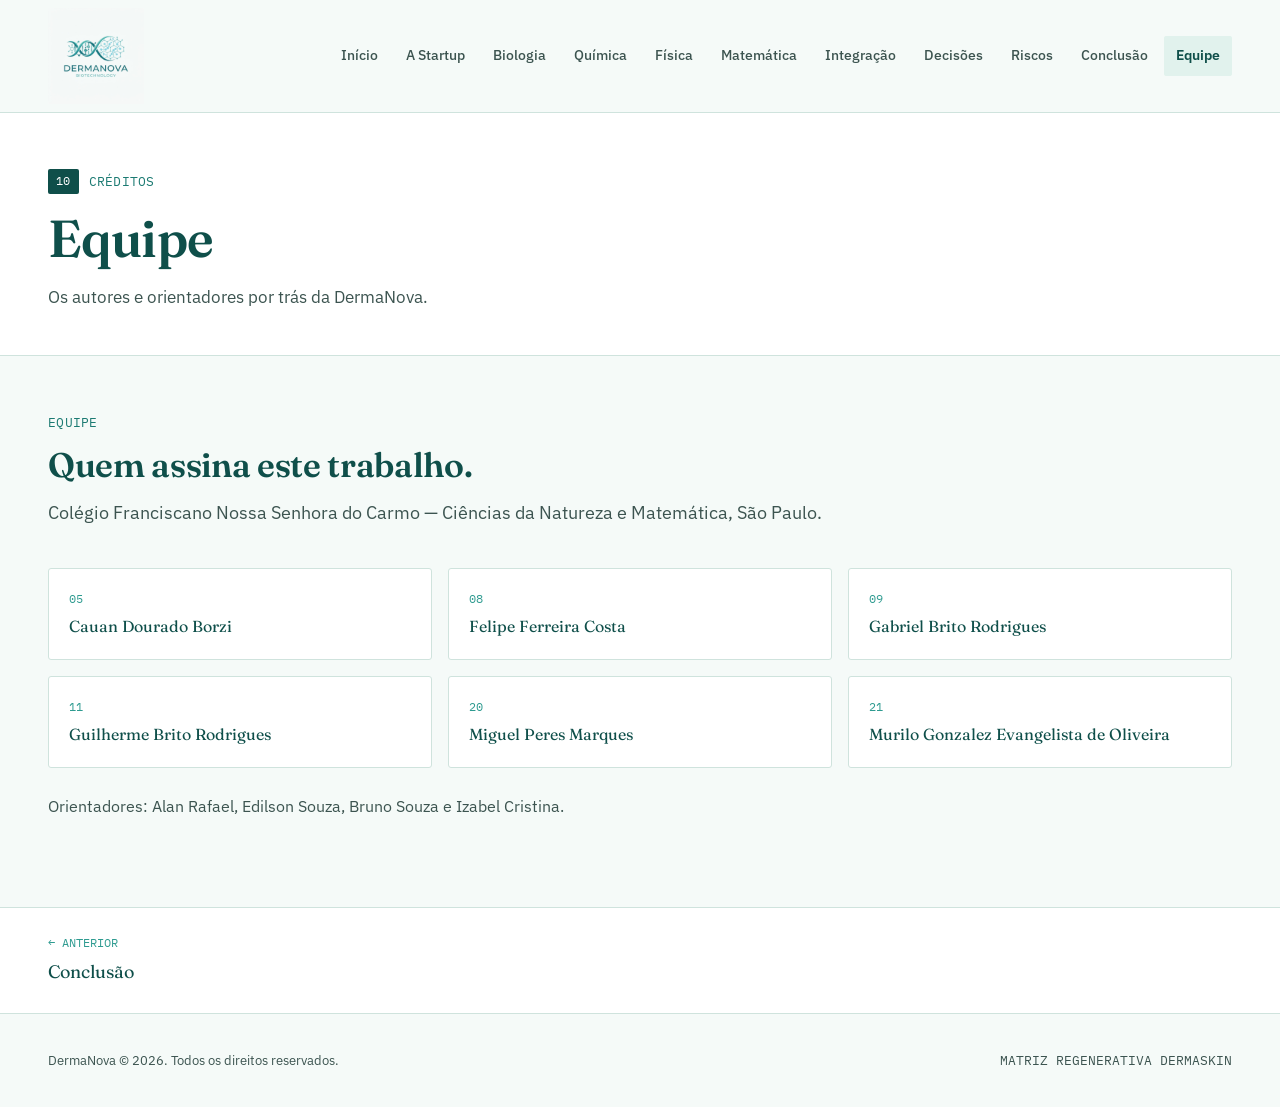
<file: equipe.html>
<!DOCTYPE html>
<html lang="pt-BR">
<head>
<meta charset="UTF-8">
<meta name="viewport" content="width=device-width, initial-scale=1.0, viewport-fit=cover">
<title>Equipe — DermaNova</title>
<meta name="description" content="DermaNova — DermaSkin, uma matriz regenerativa personalizada. Projeto interdisciplinar de Biotecnologia.">
<link rel="preconnect" href="https://fonts.googleapis.com">
<link href="https://fonts.googleapis.com/css2?family=Fraunces:ital,opsz,wght@0,9..144,400;0,9..144,500;0,9..144,600;0,9..144,700;1,9..144,500&family=IBM+Plex+Sans:wght@400;500;600;700&family=IBM+Plex+Mono:wght@400;500;600&display=swap" rel="stylesheet">
<link rel="stylesheet" href="styles.css">
</head>
<body>

<div class="nav-scrim" id="navScrim"></div>
<header class="nav">
  <div class="nav-inner">
    <a class="brand" href="index.html">
      <img src="images/logo.jpg" alt="Logo DermaNova">
    </a>
    <button class="menu-toggle" id="menuToggle" aria-label="Abrir menu">
      <svg viewBox="0 0 24 24" fill="none" stroke-width="2" stroke-linecap="round"><path d="M3 6h18M3 12h18M3 18h18"/></svg>
    </button>
    <nav class="links" id="navLinks">
      <a href="index.html">Início</a>
      <a href="a-startup.html">A Startup</a>
      <a href="biologia.html">Biologia</a>
      <a href="quimica.html">Química</a>
      <a href="fisica.html">Física</a>
      <a href="matematica.html">Matemática</a>
      <a href="integracao.html">Integração</a>
      <a href="decisoes.html">Decisões</a>
      <a href="riscos.html">Riscos</a>
      <a href="conclusao.html">Conclusão</a>
      <a href="equipe.html" class="active">Equipe</a>
    </nav>
  </div>
</header>

<div class="page-head">
  <div class="wrap">
    <div class="kicker"><span class="idx mono">10</span>CRÉDITOS</div>
    <h1>Equipe</h1>
    <p class="lede">Os autores e orientadores por trás da DermaNova.</p>
  </div>
</div>

<section style="padding-top:56px;">
  <div class="wrap">
    <div class="section-head">
      <div class="kicker">EQUIPE</div>
      <h2>Quem assina este trabalho.</h2>
      <p>Colégio Franciscano Nossa Senhora do Carmo — Ciências da Natureza e Matemática, São Paulo.</p>
    </div>
    <div class="team-grid">
      <div class="team-card"><div class="no mono">05</div><div class="name">Cauan Dourado Borzi</div></div>
      <div class="team-card"><div class="no mono">08</div><div class="name">Felipe Ferreira Costa</div></div>
      <div class="team-card"><div class="no mono">09</div><div class="name">Gabriel Brito Rodrigues</div></div>
      <div class="team-card"><div class="no mono">11</div><div class="name">Guilherme Brito Rodrigues</div></div>
      <div class="team-card"><div class="no mono">20</div><div class="name">Miguel Peres Marques</div></div>
      <div class="team-card"><div class="no mono">21</div><div class="name">Murilo Gonzalez Evangelista de Oliveira</div></div>
    </div>
    <p class="advisors">Orientadores: Alan Rafael, Edilson Souza, Bruno Souza e Izabel Cristina.</p>
  </div>
</section>

<nav class="page-nav" aria-label="Navegação entre páginas">
  <div class="page-nav-inner">
    <a href="conclusao.html" class="prev">
        <span class="dir mono">&larr; ANTERIOR</span>
        <span class="ttl">Conclusão</span>
      </a>
    <span></span>
  </div>
</nav>

<footer class="site-footer">
  <div class="wrap footer-inner">
    <p>DermaNova © 2026. Todos os direitos reservados.</p>
    <p class="mono">MATRIZ REGENERATIVA DERMASKIN</p>
  </div>
</footer>

<script src="script.js"></script>
</body>
</html>
</file>
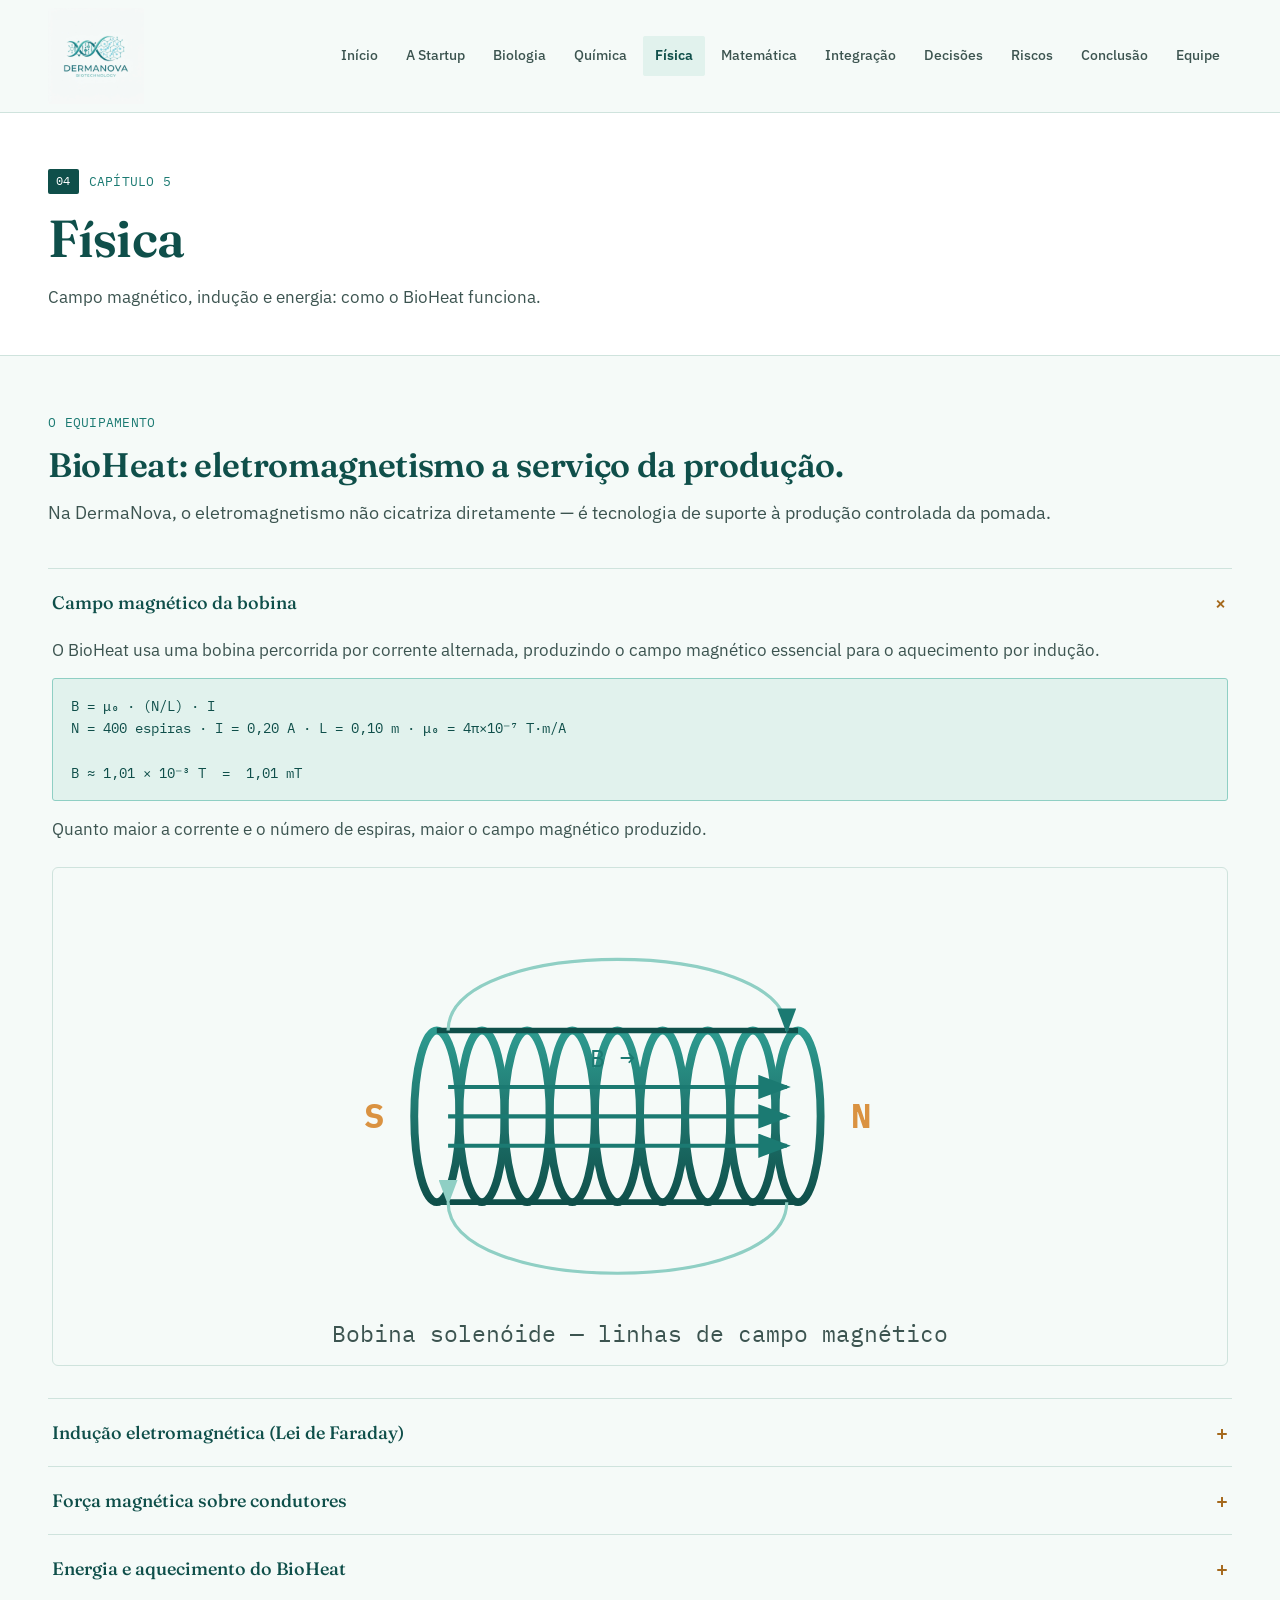
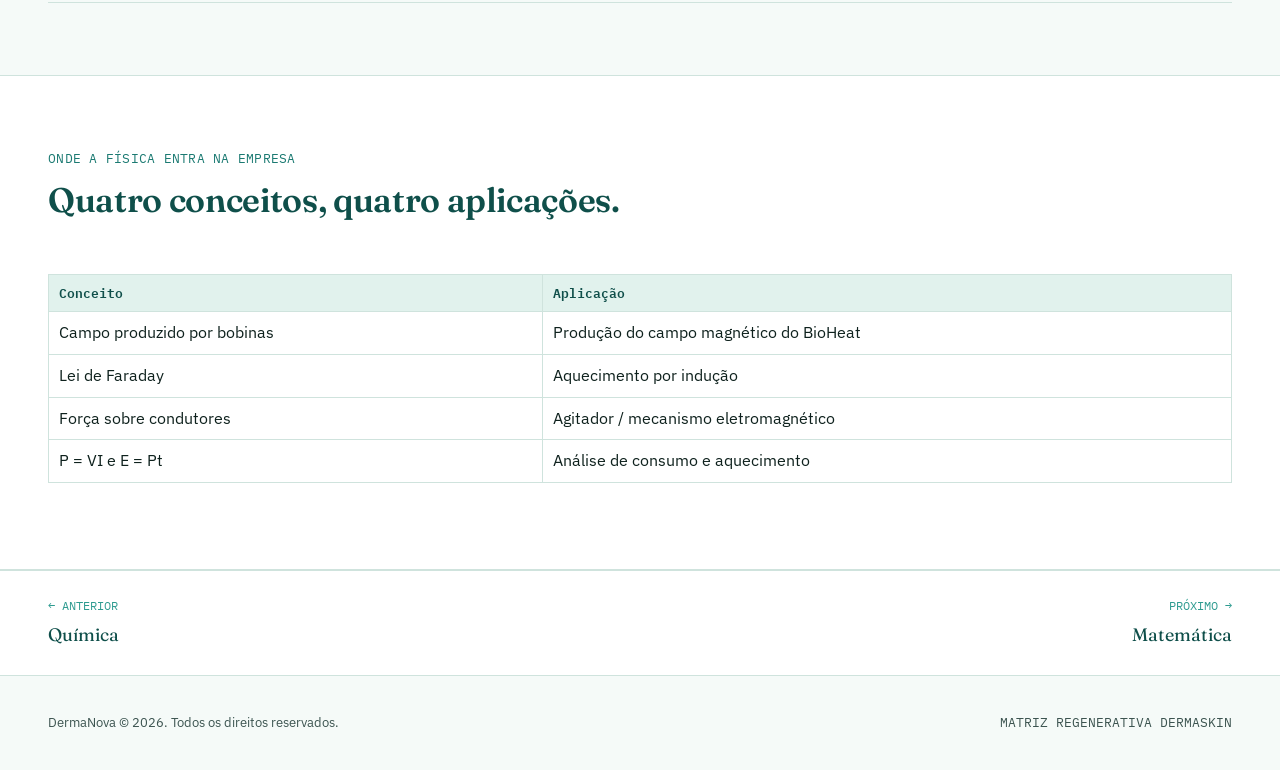
<file: fisica.html>
<!DOCTYPE html>
<html lang="pt-BR">
<head>
<meta charset="UTF-8">
<meta name="viewport" content="width=device-width, initial-scale=1.0, viewport-fit=cover">
<title>Física — DermaNova</title>
<meta name="description" content="DermaNova — DermaSkin, uma matriz regenerativa personalizada. Projeto interdisciplinar de Biotecnologia.">
<link rel="preconnect" href="https://fonts.googleapis.com">
<link href="https://fonts.googleapis.com/css2?family=Fraunces:ital,opsz,wght@0,9..144,400;0,9..144,500;0,9..144,600;0,9..144,700;1,9..144,500&family=IBM+Plex+Sans:wght@400;500;600;700&family=IBM+Plex+Mono:wght@400;500;600&display=swap" rel="stylesheet">
<link rel="stylesheet" href="styles.css">
</head>
<body>

<div class="nav-scrim" id="navScrim"></div>
<header class="nav">
  <div class="nav-inner">
    <a class="brand" href="index.html">
      <img src="images/logo.jpg" alt="Logo DermaNova">
    </a>
    <button class="menu-toggle" id="menuToggle" aria-label="Abrir menu">
      <svg viewBox="0 0 24 24" fill="none" stroke-width="2" stroke-linecap="round"><path d="M3 6h18M3 12h18M3 18h18"/></svg>
    </button>
    <nav class="links" id="navLinks">
      <a href="index.html">Início</a>
      <a href="a-startup.html">A Startup</a>
      <a href="biologia.html">Biologia</a>
      <a href="quimica.html">Química</a>
      <a href="fisica.html" class="active">Física</a>
      <a href="matematica.html">Matemática</a>
      <a href="integracao.html">Integração</a>
      <a href="decisoes.html">Decisões</a>
      <a href="riscos.html">Riscos</a>
      <a href="conclusao.html">Conclusão</a>
      <a href="equipe.html">Equipe</a>
    </nav>
  </div>
</header>

<div class="page-head">
  <div class="wrap">
    <div class="kicker"><span class="idx mono">04</span>CAPÍTULO 5</div>
    <h1>Física</h1>
    <p class="lede">Campo magnético, indução e energia: como o BioHeat funciona.</p>
  </div>
</div>

<section style="padding-top:56px;">
  <div class="wrap">
    <div class="section-head">
      <div class="kicker">O EQUIPAMENTO</div>
      <h2>BioHeat: eletromagnetismo a serviço da produção.</h2>
      <p>Na DermaNova, o eletromagnetismo não cicatriza diretamente — é tecnologia de suporte à produção controlada da pomada.</p>
    </div>
    <div class="accordion">
      <div class="accordion-item open">
        <button class="accordion-btn">Campo magnético da bobina <span class="plus">+</span></button>
        <div class="accordion-panel"><div class="accordion-inner">
          <p>O BioHeat usa uma bobina percorrida por corrente alternada, produzindo o campo magnético essencial para o aquecimento por indução.</p>
          <div class="eq-block">B = μ₀ · (N/L) · I
N = 400 espiras · I = 0,20 A · L = 0,10 m · μ₀ = 4π×10⁻⁷ T·m/A

B ≈ 1,01 × 10⁻³ T  =  1,01 mT</div>
          <p>Quanto maior a corrente e o número de espiras, maior o campo magnético produzido.</p>
          <div class="physics-fig" aria-label="Diagrama: bobina solenóide gerando campo magnético">
            <svg viewBox="0 0 520 220" xmlns="http://www.w3.org/2000/svg" role="img" aria-label="Bobina solenóide com linhas de campo magnético">
              <defs>
                <marker id="arrowB" markerWidth="8" markerHeight="6" refX="7" refY="3" orient="auto">
                  <polygon points="0 0, 8 3, 0 6" fill="#1B7A72"/>
                </marker>
                <marker id="arrowBr" markerWidth="8" markerHeight="6" refX="1" refY="3" orient="auto">
                  <polygon points="8 0, 0 3, 8 6" fill="#8FCFC4"/>
                </marker>
                <linearGradient id="coilGrad" x1="0" y1="0" x2="0" y2="1">
                  <stop offset="0%" stop-color="#2E9B90"/>
                  <stop offset="100%" stop-color="#0F4F4A"/>
                </linearGradient>
                <style>
                  .field-line { stroke-dasharray: 200; stroke-dashoffset: 200;
                    animation: drawLine 1.6s ease forwards; }
                  .field-line:nth-child(2){ animation-delay:.15s; }
                  .field-line:nth-child(3){ animation-delay:.30s; }
                  .field-line:nth-child(4){ animation-delay:.45s; }
                  .field-line:nth-child(5){ animation-delay:.60s; }
                  @keyframes drawLine{ to{ stroke-dashoffset:0; } }
                  @media(prefers-reduced-motion:reduce){ .field-line{ animation:none; stroke-dashoffset:0; } }
                </style>
              </defs>

              <!-- background -->
              <rect width="520" height="220" fill="#F5FAF8" rx="6"/>

              <!-- solenoid body -->
              <!-- coil turns (ellipses to give 3D look) -->
              <g fill="none" stroke="url(#coilGrad)" stroke-width="3.5">
                <ellipse cx="170" cy="110" rx="10" ry="38"/>
                <ellipse cx="190" cy="110" rx="10" ry="38"/>
                <ellipse cx="210" cy="110" rx="10" ry="38"/>
                <ellipse cx="230" cy="110" rx="10" ry="38"/>
                <ellipse cx="250" cy="110" rx="10" ry="38"/>
                <ellipse cx="270" cy="110" rx="10" ry="38"/>
                <ellipse cx="290" cy="110" rx="10" ry="38"/>
                <ellipse cx="310" cy="110" rx="10" ry="38"/>
                <ellipse cx="330" cy="110" rx="10" ry="38"/>
              </g>
              <!-- coil horizontal rails -->
              <line x1="170" y1="72" x2="330" y2="72" stroke="#0F4F4A" stroke-width="2.5"/>
              <line x1="170" y1="148" x2="330" y2="148" stroke="#0F4F4A" stroke-width="2.5"/>

              <!-- internal field lines (left → right, inside coil) -->
              <g stroke="#1B7A72" stroke-width="1.8" fill="none" marker-end="url(#arrowB)">
                <line class="field-line" x1="175" y1="97"  x2="325" y2="97"/>
                <line class="field-line" x1="175" y1="110" x2="325" y2="110"/>
                <line class="field-line" x1="175" y1="123" x2="325" y2="123"/>
              </g>

              <!-- external field lines (loop around) -->
              <g stroke="#8FCFC4" stroke-width="1.4" fill="none">
                <!-- top external arc -->
                <path class="field-line" d="M 175 72 C 175 30, 325 30, 325 72" marker-end="url(#arrowB)"/>
                <!-- bottom external arc -->
                <path class="field-line" d="M 325 148 C 325 190, 175 190, 175 148" marker-end="url(#arrowBr)"/>
              </g>

              <!-- N / S labels -->
              <text x="142" y="115" font-family="IBM Plex Mono,monospace" font-size="15" font-weight="700" fill="#DA9241" text-anchor="middle">S</text>
              <text x="358" y="115" font-family="IBM Plex Mono,monospace" font-size="15" font-weight="700" fill="#DA9241" text-anchor="middle">N</text>

              <!-- B arrow label -->
              <text x="248" y="88" font-family="IBM Plex Mono,monospace" font-size="11" fill="#1B7A72" text-anchor="middle">B →</text>

              <!-- caption -->
              <text x="260" y="210" font-family="IBM Plex Mono,monospace" font-size="10" fill="#3C5450" text-anchor="middle">Bobina solenóide — linhas de campo magnético</text>
            </svg>
          </div>
        </div></div>
      </div>
      <div class="accordion-item">
        <button class="accordion-btn">Indução eletromagnética (Lei de Faraday) <span class="plus">+</span></button>
        <div class="accordion-panel"><div class="accordion-inner">
          <p>O campo magnético variável da bobina induz correntes elétricas no recipiente metálico, aquecendo-o.</p>
          <div class="eq-block">|ε| = N · |ΔΦ| / Δt
N = 150 espiras · ΔΦ = 0,006 Wb · Δt = 0,30 s

|ε| = 3,0 V</div>
          <p>Não basta existir campo magnético — ele precisa variar. Relação com o BioHeat: corrente alternada → campo variável → indução de correntes → aquecimento.</p>
          <div class="physics-fig" aria-label="Diagrama: panela aquecendo por indução eletromagnética">
            <svg viewBox="0 0 520 240" xmlns="http://www.w3.org/2000/svg" role="img" aria-label="Panela metálica aquecida por indução eletromagnética">
              <defs>
                <marker id="arrowI" markerWidth="8" markerHeight="6" refX="7" refY="3" orient="auto">
                  <polygon points="0 0, 8 3, 0 6" fill="#DA9241"/>
                </marker>
                <marker id="arrowF" markerWidth="8" markerHeight="6" refX="7" refY="3" orient="auto">
                  <polygon points="0 0, 8 3, 0 6" fill="#1B7A72"/>
                </marker>
                <linearGradient id="panGrad" x1="0" y1="0" x2="0" y2="1">
                  <stop offset="0%" stop-color="#b0c4c0"/>
                  <stop offset="100%" stop-color="#7a9490"/>
                </linearGradient>
                <linearGradient id="hotGrad" x1="0" y1="1" x2="0" y2="0">
                  <stop offset="0%" stop-color="#DA9241" stop-opacity="0.05"/>
                  <stop offset="100%" stop-color="#DA9241" stop-opacity="0.25"/>
                </linearGradient>
                <style>
                  .eddy { stroke-dasharray:120; stroke-dashoffset:120;
                    animation: drawEddy 1.2s ease forwards; }
                  .eddy:nth-child(2){ animation-delay:.2s; }
                  .eddy:nth-child(3){ animation-delay:.4s; }
                  .coil-line { stroke-dasharray:300; stroke-dashoffset:300;
                    animation: drawLine2 1.4s ease forwards; }
                  .heat-ray { opacity:0; animation: fadeHeat 0.6s ease 1.4s forwards; }
                  @keyframes drawEddy{ to{ stroke-dashoffset:0; } }
                  @keyframes drawLine2{ to{ stroke-dashoffset:0; } }
                  @keyframes fadeHeat{ to{ opacity:1; } }
                  @media(prefers-reduced-motion:reduce){
                    .eddy,.coil-line{ animation:none; stroke-dashoffset:0; }
                    .heat-ray{ animation:none; opacity:1; }
                  }
                </style>
              </defs>

              <rect width="520" height="240" fill="#F5FAF8" rx="6"/>

              <!-- coil / indutor at bottom -->
              <g fill="none" stroke="#0F4F4A" stroke-width="3.5" class="coil-line">
                <ellipse cx="182" cy="185" rx="9" ry="14"/>
                <ellipse cx="200" cy="185" rx="9" ry="14"/>
                <ellipse cx="218" cy="185" rx="9" ry="14"/>
                <ellipse cx="236" cy="185" rx="9" ry="14"/>
                <ellipse cx="254" cy="185" rx="9" ry="14"/>
                <ellipse cx="272" cy="185" rx="9" ry="14"/>
                <ellipse cx="290" cy="185" rx="9" ry="14"/>
                <ellipse cx="308" cy="185" rx="9" ry="14"/>
                <ellipse cx="326" cy="185" rx="9" ry="14"/>
              </g>
              <line x1="182" y1="171" x2="326" y2="171" stroke="#0F4F4A" stroke-width="2.2"/>
              <line x1="182" y1="199" x2="326" y2="199" stroke="#0F4F4A" stroke-width="2.2"/>
              <text x="260" y="220" font-family="IBM Plex Mono,monospace" font-size="10" fill="#3C5450" text-anchor="middle">Bobina indutora (CA)</text>

              <!-- upward B field arrows between coil and pan -->
              <g stroke="#1B7A72" stroke-width="1.6" fill="none" marker-end="url(#arrowF)">
                <line x1="210" y1="168" x2="210" y2="140"/>
                <line x1="250" y1="168" x2="250" y2="140"/>
                <line x1="290" y1="168" x2="290" y2="140"/>
                <line x1="330" y1="168" x2="330" y2="140"/>
              </g>
              <text x="348" y="155" font-family="IBM Plex Mono,monospace" font-size="10" fill="#1B7A72">B↑</text>

              <!-- pan body -->
              <rect x="150" y="105" width="220" height="36" rx="4" fill="url(#panGrad)" stroke="#7a9490" stroke-width="1.5"/>
              <!-- pan walls -->
              <rect x="148" y="89" width="4" height="52" rx="2" fill="#9ab0aa"/>
              <rect x="368" y="89" width="4" height="52" rx="2" fill="#9ab0aa"/>
              <!-- pan handle left -->
              <rect x="120" y="100" width="32" height="10" rx="5" fill="#7a9490"/>
              <!-- pan handle right -->
              <rect x="368" y="100" width="32" height="10" rx="5" fill="#7a9490"/>
              <!-- heat fill inside pan -->
              <rect x="152" y="107" width="216" height="32" rx="2" fill="url(#hotGrad)"/>

              <!-- eddy currents (swirls) inside pan -->
              <g fill="none" stroke="#DA9241" stroke-width="1.8" marker-end="url(#arrowI)">
                <path class="eddy" d="M 215 120 C 215 110, 235 110, 235 120 C 235 130, 215 130, 215 120"/>
                <path class="eddy" d="M 245 120 C 245 110, 265 110, 265 120 C 265 130, 245 130, 245 120"/>
                <path class="eddy" d="M 275 120 C 275 110, 295 110, 295 120 C 295 130, 275 130, 275 120"/>
              </g>
              <text x="254" y="100" font-family="IBM Plex Mono,monospace" font-size="9.5" fill="#DA9241" text-anchor="middle">correntes de Foucault</text>

              <!-- heat rays above pan -->
              <g stroke="#DA9241" stroke-width="1.4" stroke-linecap="round" class="heat-ray">
                <line x1="210" y1="88" x2="207" y2="72"/>
                <line x1="230" y1="88" x2="228" y2="68"/>
                <line x1="254" y1="88" x2="254" y2="65"/>
                <line x1="278" y1="88" x2="280" y2="68"/>
                <line x1="298" y1="88" x2="301" y2="72"/>
              </g>
              <text x="254" y="60" font-family="IBM Plex Mono,monospace" font-size="10" fill="#A5691D" text-anchor="middle" class="heat-ray">calor gerado</text>

              <!-- caption -->
              <text x="260" y="236" font-family="IBM Plex Mono,monospace" font-size="10" fill="#3C5450" text-anchor="middle">Indução eletromagnética — aquecimento do recipiente metálico</text>
            </svg>
          </div>
        </div></div>
      </div>
      <div class="accordion-item">
        <button class="accordion-btn">Força magnética sobre condutores <span class="plus">+</span></button>
        <div class="accordion-panel"><div class="accordion-inner">
          <p>Princípio usado em um agitador eletromagnético para movimentar soluções durante a preparação da pomada.</p>
          <div class="eq-block">F = B · I · L · sen θ
B = 0,15 T · I = 4,0 A · L = 0,25 m · θ = 90°

F = 0,15 N</div>
        </div></div>
      </div>
      <div class="accordion-item">
        <button class="accordion-btn">Energia e aquecimento do BioHeat <span class="plus">+</span></button>
        <div class="accordion-panel"><div class="accordion-inner">
          <div class="eq-block">P = V · I  →  P = 220 · 3,5 = 770 W

E = P · t  →  E = 770 · 600 s = 462.000 J = 462 kJ</div>
          <p>Em 10 minutos, o equipamento utilizaria, no modelo ideal, aproximadamente 462 kJ. Na prática, parte da energia se perde para o ambiente.</p>
        </div></div>
      </div>
    </div>
  </div>
</section>

<section class="band">
  <div class="wrap">
    <div class="section-head">
      <div class="kicker">ONDE A FÍSICA ENTRA NA EMPRESA</div>
      <h2>Quatro conceitos, quatro aplicações.</h2>
    </div>
    <div class="table-scroll">
      <table class="mini">
        <tr><th>Conceito</th><th>Aplicação</th></tr>
        <tr><td>Campo produzido por bobinas</td><td>Produção do campo magnético do BioHeat</td></tr>
        <tr><td>Lei de Faraday</td><td>Aquecimento por indução</td></tr>
        <tr><td>Força sobre condutores</td><td>Agitador / mecanismo eletromagnético</td></tr>
        <tr><td>P = VI e E = Pt</td><td>Análise de consumo e aquecimento</td></tr>
      </table>
    </div>
  </div>
</section>

<nav class="page-nav" aria-label="Navegação entre páginas">
  <div class="page-nav-inner">
    <a href="quimica.html" class="prev">
        <span class="dir mono">&larr; ANTERIOR</span>
        <span class="ttl">Química</span>
      </a>
    <a href="matematica.html" class="next">
        <span class="dir mono">PRÓXIMO &rarr;</span>
        <span class="ttl">Matemática</span>
      </a>
  </div>
</nav>

<footer class="site-footer">
  <div class="wrap footer-inner">
    <p>DermaNova © 2026. Todos os direitos reservados.</p>
    <p class="mono">MATRIZ REGENERATIVA DERMASKIN</p>
  </div>
</footer>

<script src="script.js"></script>
</body>
</html>
</file>
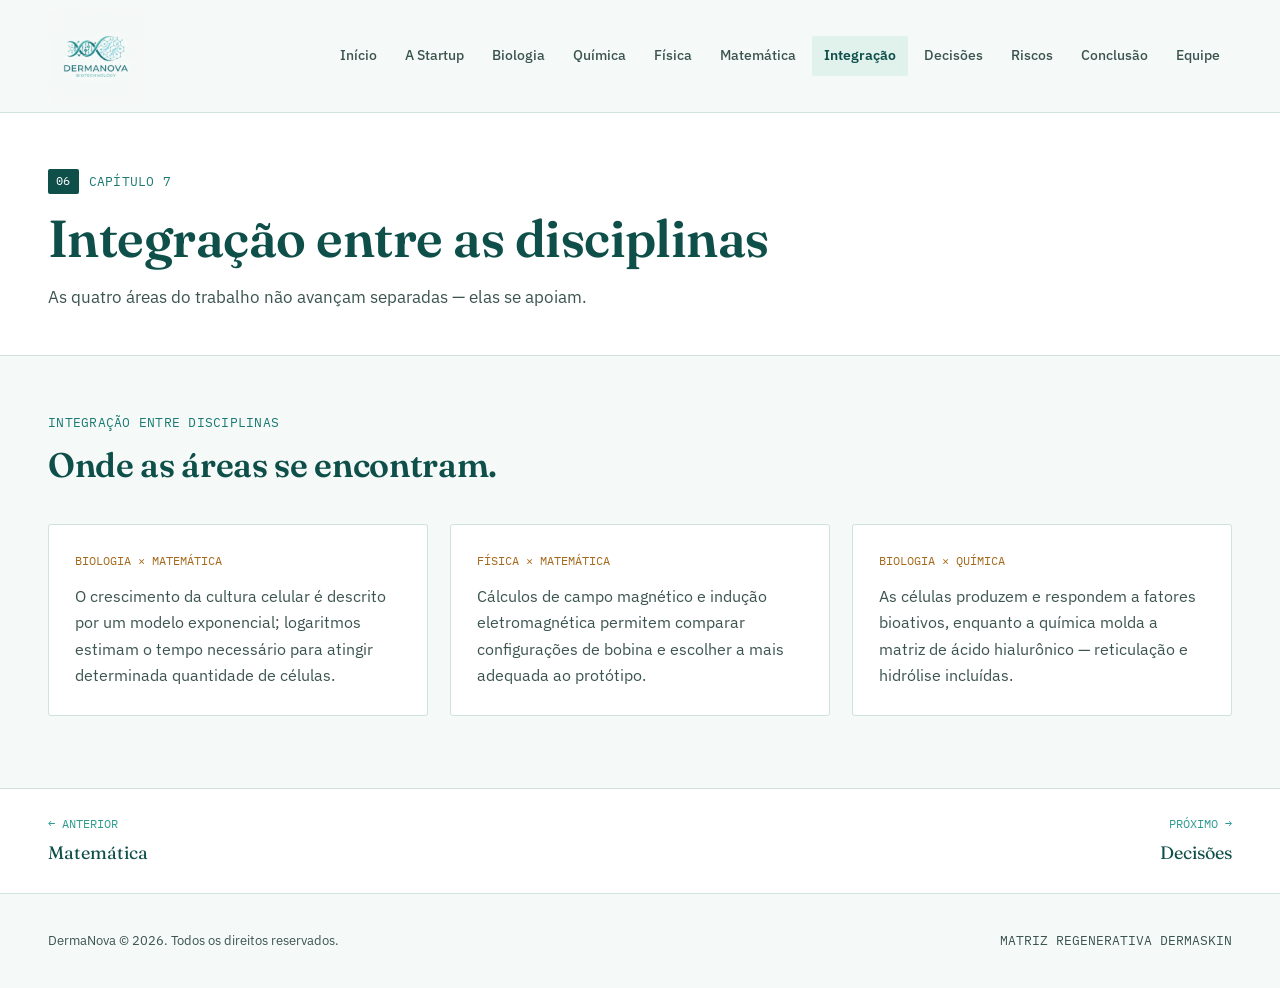
<file: integracao.html>
<!DOCTYPE html>
<html lang="pt-BR">
<head>
<meta charset="UTF-8">
<meta name="viewport" content="width=device-width, initial-scale=1.0, viewport-fit=cover">
<title>Integração entre as disciplinas — DermaNova</title>
<meta name="description" content="DermaNova — DermaSkin, uma matriz regenerativa personalizada. Projeto interdisciplinar de Biotecnologia.">
<link rel="preconnect" href="https://fonts.googleapis.com">
<link href="https://fonts.googleapis.com/css2?family=Fraunces:ital,opsz,wght@0,9..144,400;0,9..144,500;0,9..144,600;0,9..144,700;1,9..144,500&family=IBM+Plex+Sans:wght@400;500;600;700&family=IBM+Plex+Mono:wght@400;500;600&display=swap" rel="stylesheet">
<link rel="stylesheet" href="styles.css">
</head>
<body>

<div class="nav-scrim" id="navScrim"></div>
<header class="nav">
  <div class="nav-inner">
    <a class="brand" href="index.html">
      <img src="images/logo.jpg" alt="Logo DermaNova">
    </a>
    <button class="menu-toggle" id="menuToggle" aria-label="Abrir menu">
      <svg viewBox="0 0 24 24" fill="none" stroke-width="2" stroke-linecap="round"><path d="M3 6h18M3 12h18M3 18h18"/></svg>
    </button>
    <nav class="links" id="navLinks">
      <a href="index.html">Início</a>
      <a href="a-startup.html">A Startup</a>
      <a href="biologia.html">Biologia</a>
      <a href="quimica.html">Química</a>
      <a href="fisica.html">Física</a>
      <a href="matematica.html">Matemática</a>
      <a href="integracao.html" class="active">Integração</a>
      <a href="decisoes.html">Decisões</a>
      <a href="riscos.html">Riscos</a>
      <a href="conclusao.html">Conclusão</a>
      <a href="equipe.html">Equipe</a>
    </nav>
  </div>
</header>

<div class="page-head">
  <div class="wrap">
    <div class="kicker"><span class="idx mono">06</span>CAPÍTULO 7</div>
    <h1>Integração entre as disciplinas</h1>
    <p class="lede">As quatro áreas do trabalho não avançam separadas — elas se apoiam.</p>
  </div>
</div>

<section style="padding-top:56px;">
  <div class="wrap">
    <div class="section-head">
      <div class="kicker">INTEGRAÇÃO ENTRE DISCIPLINAS</div>
      <h2>Onde as áreas se encontram.</h2>
    </div>
    <div class="integ-grid">
      <div class="integ-card">
        <div class="pair mono">BIOLOGIA × MATEMÁTICA</div>
        <p>O crescimento da cultura celular é descrito por um modelo exponencial; logaritmos estimam o tempo necessário para atingir determinada quantidade de células.</p>
      </div>
      <div class="integ-card">
        <div class="pair mono">FÍSICA × MATEMÁTICA</div>
        <p>Cálculos de campo magnético e indução eletromagnética permitem comparar configurações de bobina e escolher a mais adequada ao protótipo.</p>
      </div>
      <div class="integ-card">
        <div class="pair mono">BIOLOGIA × QUÍMICA</div>
        <p>As células produzem e respondem a fatores bioativos, enquanto a química molda a matriz de ácido hialurônico — reticulação e hidrólise incluídas.</p>
      </div>
    </div>
  </div>
</section>

<nav class="page-nav" aria-label="Navegação entre páginas">
  <div class="page-nav-inner">
    <a href="matematica.html" class="prev">
        <span class="dir mono">&larr; ANTERIOR</span>
        <span class="ttl">Matemática</span>
      </a>
    <a href="decisoes.html" class="next">
        <span class="dir mono">PRÓXIMO &rarr;</span>
        <span class="ttl">Decisões</span>
      </a>
  </div>
</nav>

<footer class="site-footer">
  <div class="wrap footer-inner">
    <p>DermaNova © 2026. Todos os direitos reservados.</p>
    <p class="mono">MATRIZ REGENERATIVA DERMASKIN</p>
  </div>
</footer>

<script src="script.js"></script>
</body>
</html>
</file>
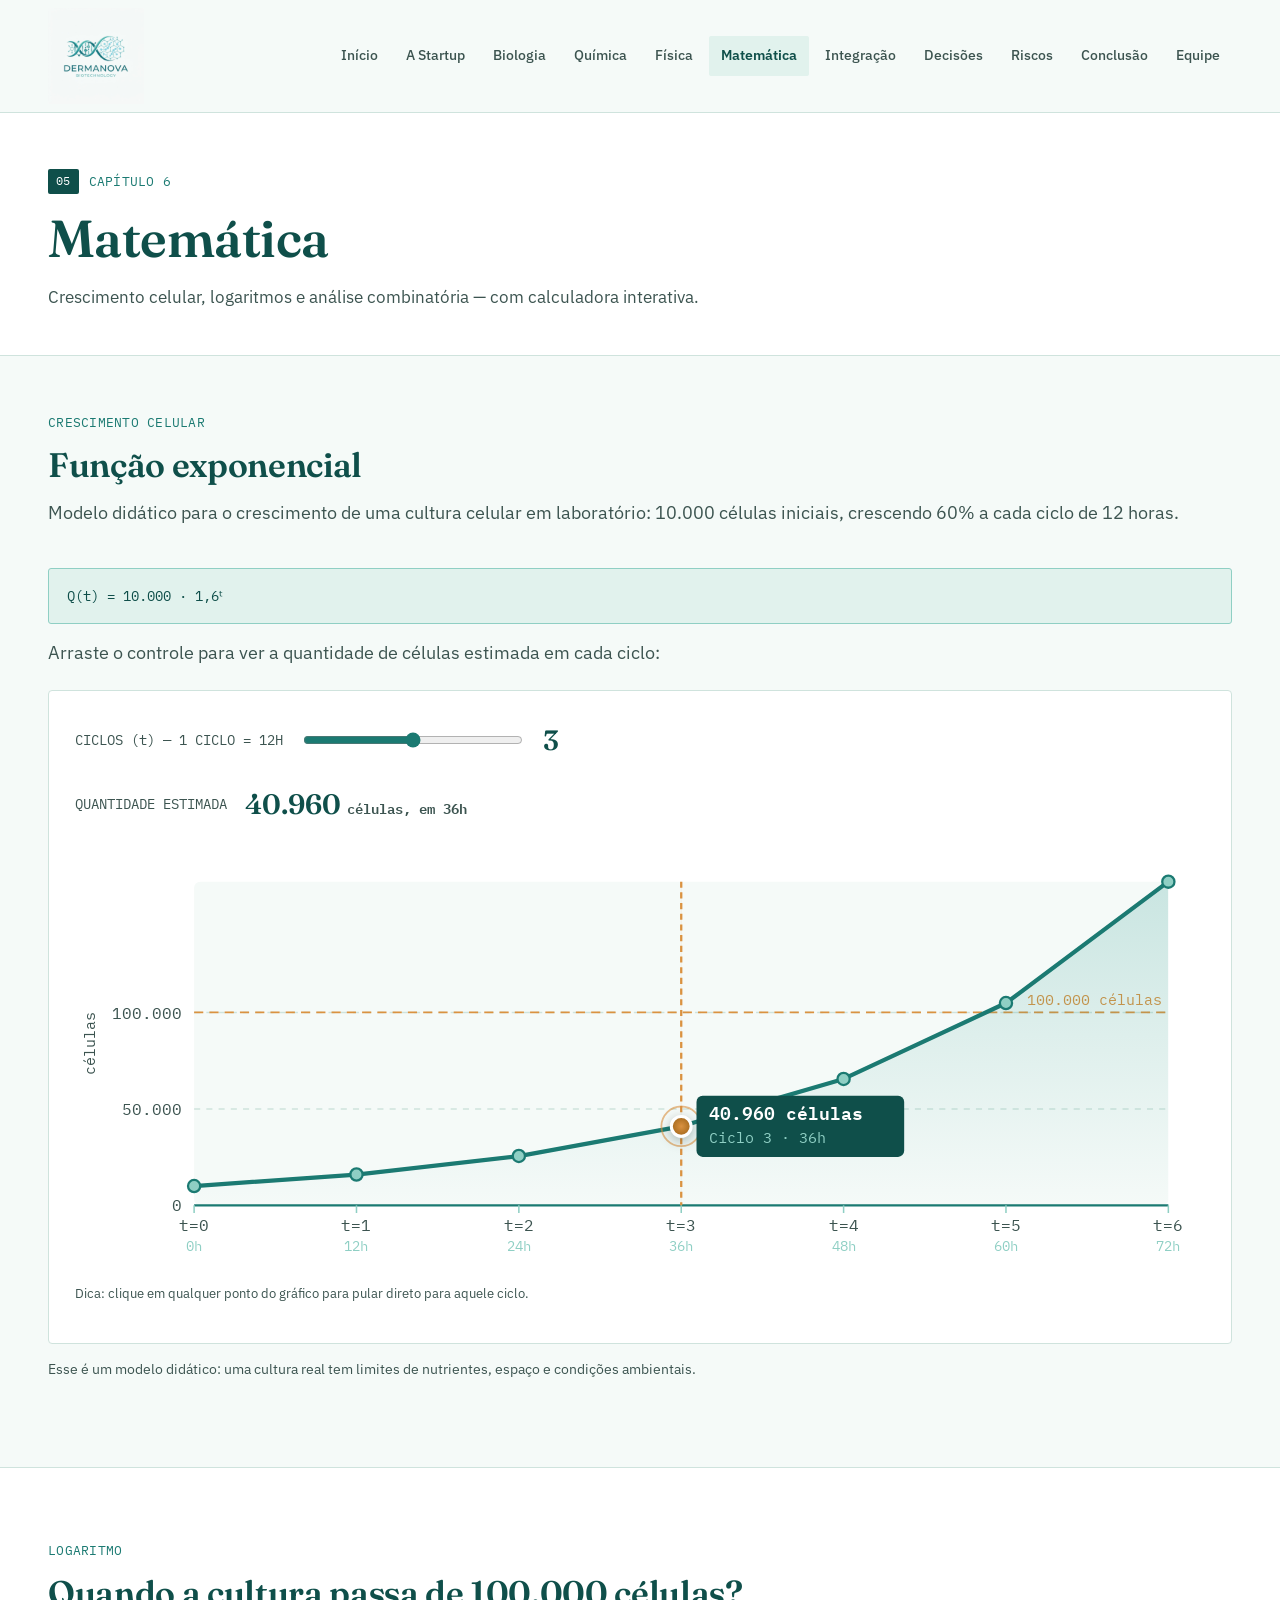
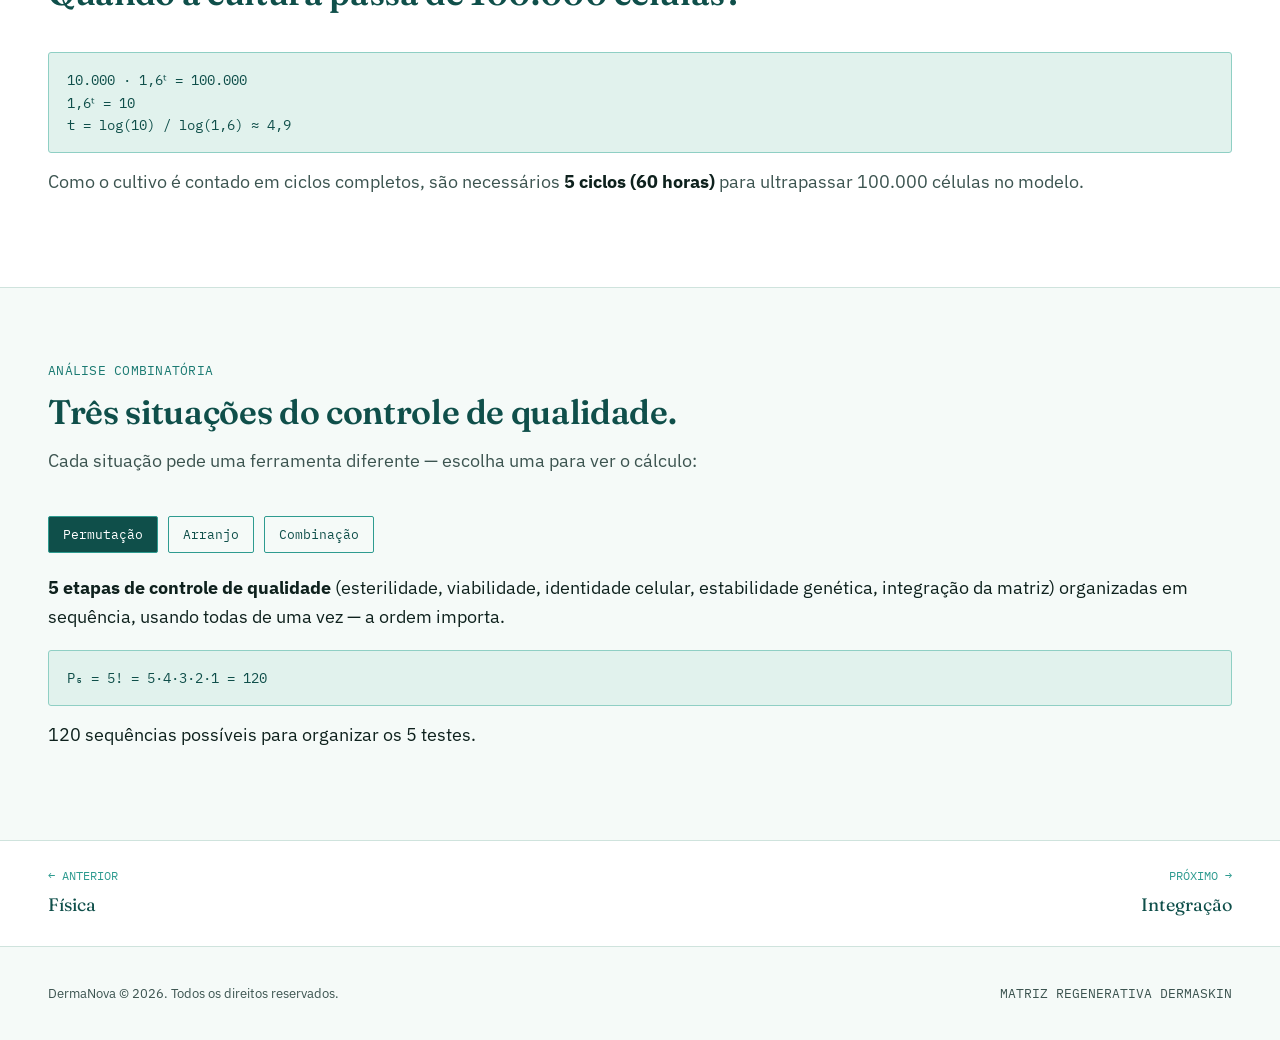
<file: matematica.html>
<!DOCTYPE html>
<html lang="pt-BR">
<head>
<meta charset="UTF-8">
<meta name="viewport" content="width=device-width, initial-scale=1.0, viewport-fit=cover">
<title>Matemática — DermaNova</title>
<meta name="description" content="DermaNova — DermaSkin, uma matriz regenerativa personalizada. Projeto interdisciplinar de Biotecnologia.">
<link rel="preconnect" href="https://fonts.googleapis.com">
<link href="https://fonts.googleapis.com/css2?family=Fraunces:ital,opsz,wght@0,9..144,400;0,9..144,500;0,9..144,600;0,9..144,700;1,9..144,500&family=IBM+Plex+Sans:wght@400;500;600;700&family=IBM+Plex+Mono:wght@400;500;600&display=swap" rel="stylesheet">
<link rel="stylesheet" href="styles.css">
</head>
<body>

<div class="nav-scrim" id="navScrim"></div>
<header class="nav">
  <div class="nav-inner">
    <a class="brand" href="index.html">
      <img src="images/logo.jpg" alt="Logo DermaNova">
    </a>
    <button class="menu-toggle" id="menuToggle" aria-label="Abrir menu">
      <svg viewBox="0 0 24 24" fill="none" stroke-width="2" stroke-linecap="round"><path d="M3 6h18M3 12h18M3 18h18"/></svg>
    </button>
    <nav class="links" id="navLinks">
      <a href="index.html">Início</a>
      <a href="a-startup.html">A Startup</a>
      <a href="biologia.html">Biologia</a>
      <a href="quimica.html">Química</a>
      <a href="fisica.html">Física</a>
      <a href="matematica.html" class="active">Matemática</a>
      <a href="integracao.html">Integração</a>
      <a href="decisoes.html">Decisões</a>
      <a href="riscos.html">Riscos</a>
      <a href="conclusao.html">Conclusão</a>
      <a href="equipe.html">Equipe</a>
    </nav>
  </div>
</header>

<div class="page-head">
  <div class="wrap">
    <div class="kicker"><span class="idx mono">05</span>CAPÍTULO 6</div>
    <h1>Matemática</h1>
    <p class="lede">Crescimento celular, logaritmos e análise combinatória — com calculadora interativa.</p>
  </div>
</div>

<section style="padding-top:56px;">
  <div class="wrap">
    <div class="section-head">
      <div class="kicker">CRESCIMENTO CELULAR</div>
      <h2>Função exponencial</h2>
      <p>Modelo didático para o crescimento de uma cultura celular em laboratório: 10.000 células iniciais, crescendo 60% a cada ciclo de 12 horas.</p>
    </div>
    <div class="eq-block">Q(t) = 10.000 · 1,6ᵗ</div>
    <p style="color:var(--ink-soft);">Arraste o controle para ver a quantidade de células estimada em cada ciclo:</p>
    <div class="calc-box">
      <div class="calc-row">
        <label for="cycleRange">CICLOS (t) — 1 CICLO = 12H</label>
        <input type="range" id="cycleRange" min="0" max="6" value="3" step="1">
        <span class="calc-readout"><span id="cycleVal">3</span></span>
      </div>
      <div class="calc-row">
        <label>QUANTIDADE ESTIMADA</label>
        <span class="calc-readout"><span id="cellVal">40.960</span><span class="unit">células, em <span id="hourVal">36</span>h</span></span>
      </div>
      <svg id="growthChart" viewBox="0 0 640 220" preserveAspectRatio="none"></svg>
      <p class="calc-hint">Dica: clique em qualquer ponto do gráfico para pular direto para aquele ciclo.</p>
    </div>
    <p style="color:var(--ink-soft);font-size:14px;margin-top:14px;">Esse é um modelo didático: uma cultura real tem limites de nutrientes, espaço e condições ambientais.</p>
  </div>
</section>

<section class="band">
  <div class="wrap">
    <div class="section-head">
      <div class="kicker">LOGARITMO</div>
      <h2>Quando a cultura passa de 100.000 células?</h2>
    </div>
    <div class="eq-block">10.000 · 1,6ᵗ = 100.000
1,6ᵗ = 10
t = log(10) / log(1,6) ≈ 4,9</div>
    <p style="color:var(--ink-soft);">Como o cultivo é contado em ciclos completos, são necessários <strong style="color:var(--ink);">5 ciclos (60 horas)</strong> para ultrapassar 100.000 células no modelo.</p>
  </div>
</section>

<section>
  <div class="wrap">
    <div class="section-head">
      <div class="kicker">ANÁLISE COMBINATÓRIA</div>
      <h2>Três situações do controle de qualidade.</h2>
      <p>Cada situação pede uma ferramenta diferente — escolha uma para ver o cálculo:</p>
    </div>
    <div class="combo-selector">
      <button class="combo-btn active" data-combo="perm">Permutação</button>
      <button class="combo-btn" data-combo="arr">Arranjo</button>
      <button class="combo-btn" data-combo="comb">Combinação</button>
    </div>
    <div class="combo-out active" id="combo-perm">
      <p><strong>5 etapas de controle de qualidade</strong> (esterilidade, viabilidade, identidade celular, estabilidade genética, integração da matriz) organizadas em sequência, usando todas de uma vez — a ordem importa.</p>
      <div class="eq-block">P₅ = 5! = 5·4·3·2·1 = 120</div>
      <p>120 sequências possíveis para organizar os 5 testes.</p>
    </div>
    <div class="combo-out" id="combo-arr">
      <p><strong>3 de 6 testes disponíveis</strong> (esterilidade, viabilidade, compatibilidade, degradação, campo e proliferação) serão selecionados e executados em uma ordem definida — nem todos os testes são usados, e a posição importa.</p>
      <div class="eq-block">A₆,₃ = 6!/(6−3)! = 6·5·4 = 120</div>
      <p>120 sequências possíveis de três testes, entre os seis disponíveis.</p>
    </div>
    <div class="combo-out" id="combo-comb">
      <p><strong>4 de 8 condições de cultivo</strong> serão escolhidas para formar um conjunto de comparação — a ordem entre elas não importa, apenas quais foram selecionadas.</p>
      <div class="eq-block">C₈,₄ = 8!/(4!·4!) = (8·7·6·5)/(4·3·2·1) = 70</div>
      <p>70 grupos possíveis de 4 condições, entre as 8 disponíveis.</p>
    </div>
  </div>
</section>

<nav class="page-nav" aria-label="Navegação entre páginas">
  <div class="page-nav-inner">
    <a href="fisica.html" class="prev">
        <span class="dir mono">&larr; ANTERIOR</span>
        <span class="ttl">Física</span>
      </a>
    <a href="integracao.html" class="next">
        <span class="dir mono">PRÓXIMO &rarr;</span>
        <span class="ttl">Integração</span>
      </a>
  </div>
</nav>

<footer class="site-footer">
  <div class="wrap footer-inner">
    <p>DermaNova © 2026. Todos os direitos reservados.</p>
    <p class="mono">MATRIZ REGENERATIVA DERMASKIN</p>
  </div>
</footer>

<script src="script.js"></script>
</body>
</html>
</file>
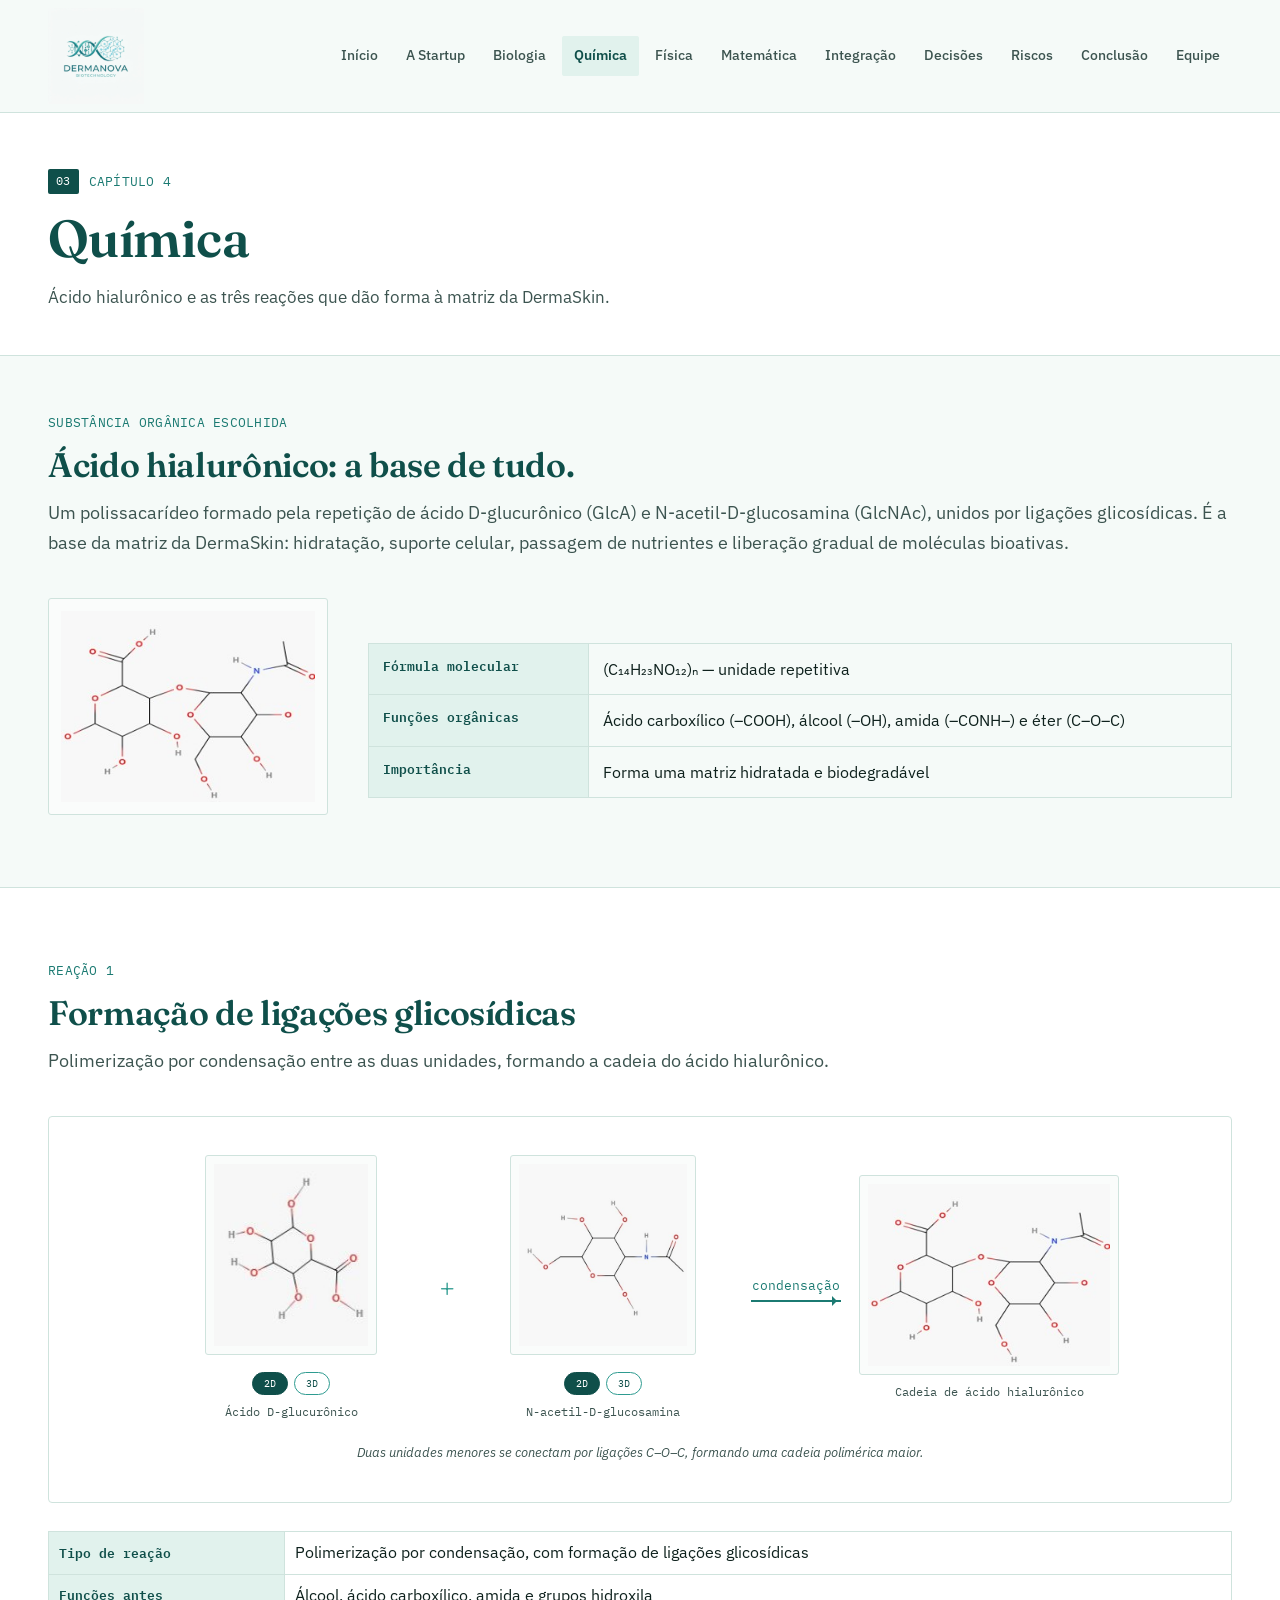
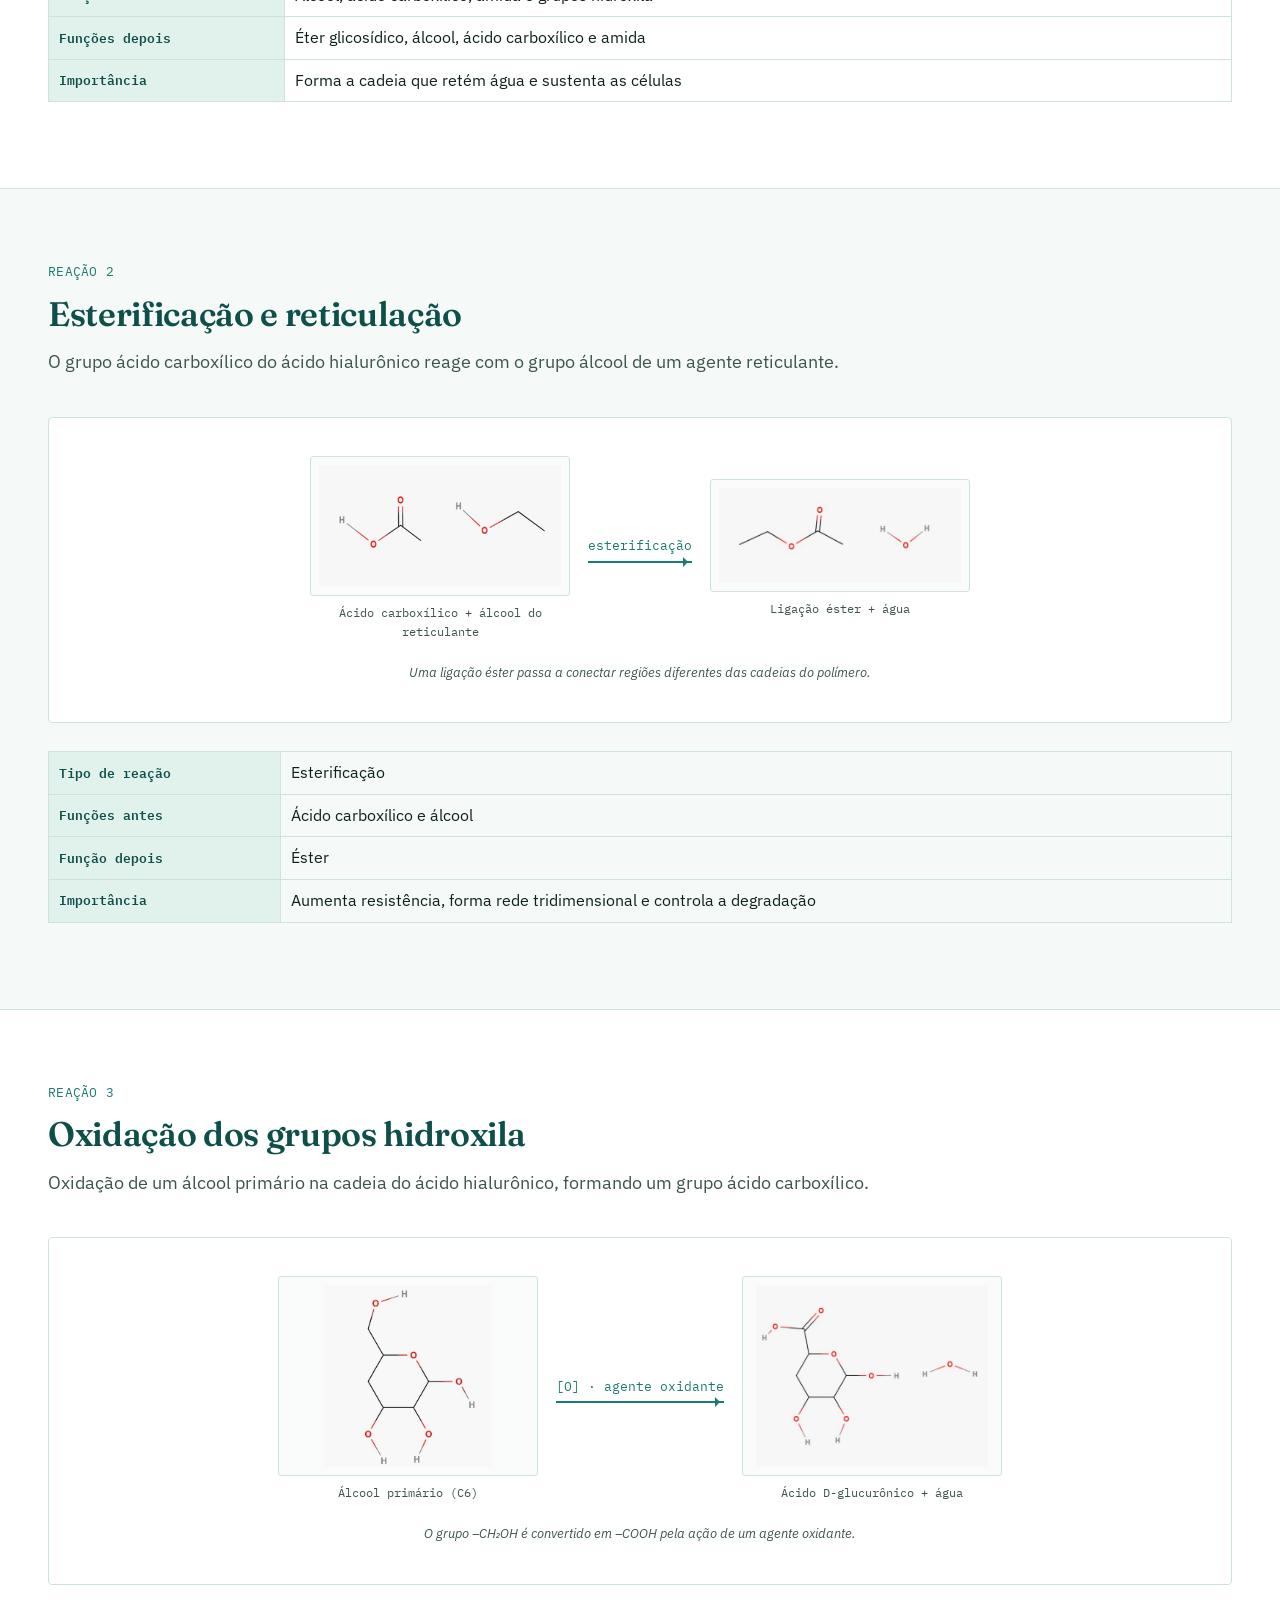
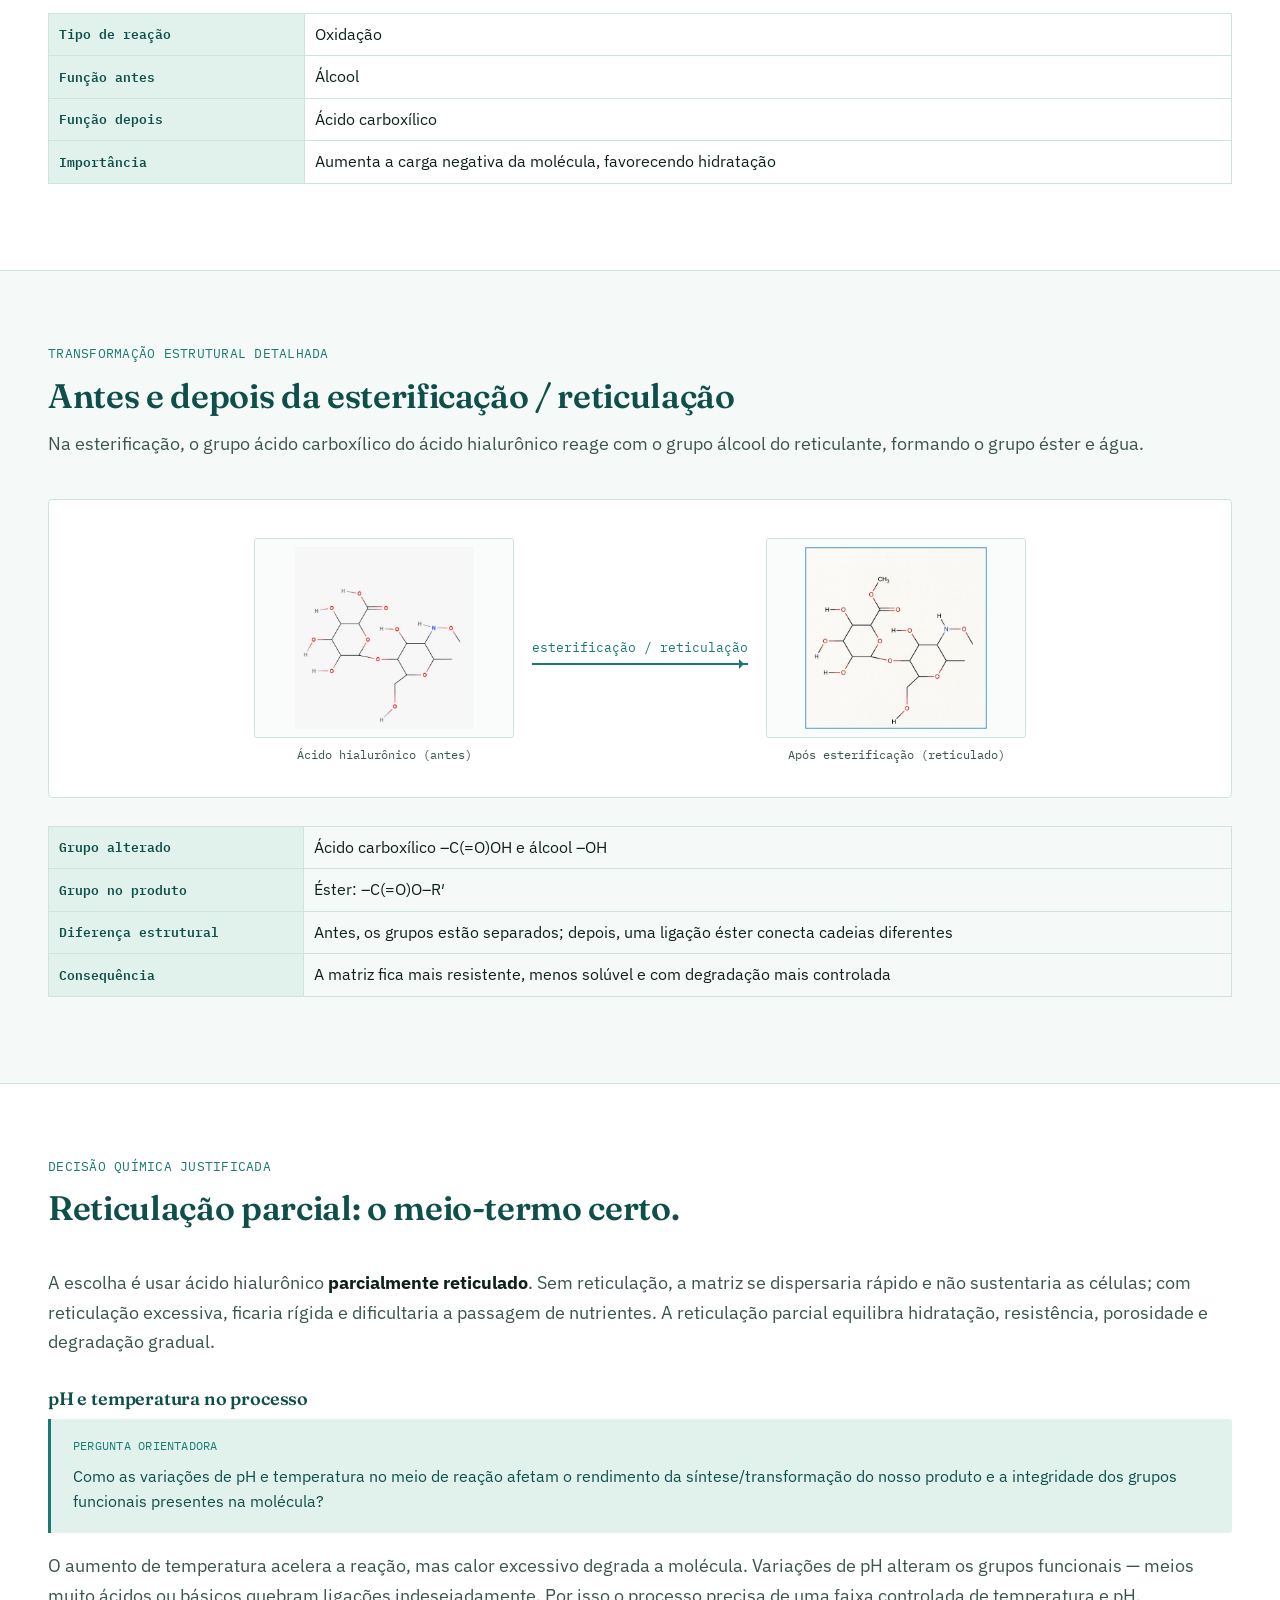
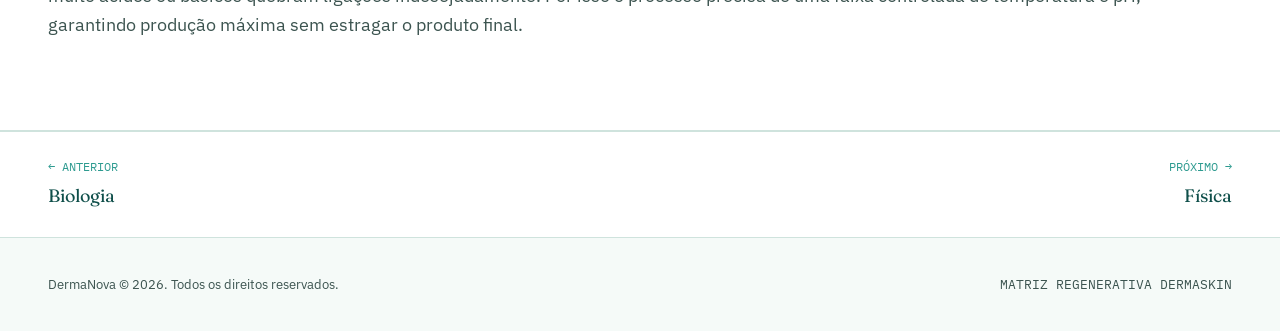
<file: quimica.html>
<!DOCTYPE html>
<html lang="pt-BR">
<head>
<meta charset="UTF-8">
<meta name="viewport" content="width=device-width, initial-scale=1.0, viewport-fit=cover">
<title>Química — DermaNova</title>
<meta name="description" content="DermaNova — DermaSkin, uma matriz regenerativa personalizada. Projeto interdisciplinar de Biotecnologia.">
<link rel="preconnect" href="https://fonts.googleapis.com">
<link href="https://fonts.googleapis.com/css2?family=Fraunces:ital,opsz,wght@0,9..144,400;0,9..144,500;0,9..144,600;0,9..144,700;1,9..144,500&family=IBM+Plex+Sans:wght@400;500;600;700&family=IBM+Plex+Mono:wght@400;500;600&display=swap" rel="stylesheet">
<link rel="stylesheet" href="styles.css">
<script src="https://3Dmol.org/build/3Dmol-min.js"></script>
</head>
<body>

<div class="nav-scrim" id="navScrim"></div>
<header class="nav">
  <div class="nav-inner">
    <a class="brand" href="index.html">
      <img src="images/logo.jpg" alt="Logo DermaNova">
    </a>
    <button class="menu-toggle" id="menuToggle" aria-label="Abrir menu">
      <svg viewBox="0 0 24 24" fill="none" stroke-width="2" stroke-linecap="round"><path d="M3 6h18M3 12h18M3 18h18"/></svg>
    </button>
    <nav class="links" id="navLinks">
      <a href="index.html">Início</a>
      <a href="a-startup.html">A Startup</a>
      <a href="biologia.html">Biologia</a>
      <a href="quimica.html" class="active">Química</a>
      <a href="fisica.html">Física</a>
      <a href="matematica.html">Matemática</a>
      <a href="integracao.html">Integração</a>
      <a href="decisoes.html">Decisões</a>
      <a href="riscos.html">Riscos</a>
      <a href="conclusao.html">Conclusão</a>
      <a href="equipe.html">Equipe</a>
    </nav>
  </div>
</header>

<div class="page-head">
  <div class="wrap">
    <div class="kicker"><span class="idx mono">03</span>CAPÍTULO 4</div>
    <h1>Química</h1>
    <p class="lede">Ácido hialurônico e as três reações que dão forma à matriz da DermaSkin.</p>
  </div>
</div>

<section style="padding-top:56px;">
  <div class="wrap">
    <div class="section-head">
      <div class="kicker">SUBSTÂNCIA ORGÂNICA ESCOLHIDA</div>
      <h2>Ácido hialurônico: a base de tudo.</h2>
      <p>Um polissacarídeo formado pela repetição de ácido D-glucurônico (GlcA) e N-acetil-D-glucosamina (GlcNAc), unidos por ligações glicosídicas. É a base da matriz da DermaSkin: hidratação, suporte celular, passagem de nutrientes e liberação gradual de moléculas bioativas.</p>
    </div>
    <div style="display:flex;gap:40px;flex-wrap:wrap;align-items:center;">
      <div class="mol-figure" style="max-width:280px;">
        <img src="images/quimica/r1_produto_acido_hialuronico.jpg" alt="Estrutura molecular do ácido hialurônico" style="max-width:280px;border:1px solid var(--line);border-radius:3px;padding:12px;background:#FAFCFB;">
      </div>
      <div class="table-scroll" style="flex:1;min-width:280px;">
        <table class="info">
          <tr><th>Fórmula molecular</th><td>(C₁₄H₂₃NO₁₂)ₙ — unidade repetitiva</td></tr>
          <tr><th>Funções orgânicas</th><td>Ácido carboxílico (–COOH), álcool (–OH), amida (–CONH–) e éter (C–O–C)</td></tr>
          <tr><th>Importância</th><td>Forma uma matriz hidratada e biodegradável</td></tr>
        </table>
      </div>
    </div>
  </div>
</section>

<section class="band">
  <div class="wrap">
    <div class="section-head">
      <div class="kicker">REAÇÃO 1</div>
      <h2>Formação de ligações glicosídicas</h2>
      <p>Polimerização por condensação entre as duas unidades, formando a cadeia do ácido hialurônico.</p>
    </div>
    <div class="reaction-block">
      <div class="reaction-row">
        <div class="reaction-figure">
          <div class="mol-figure">
            <div class="mol-panel mol-panel-2d active"><img src="images/quimica/r1_reagente_glucuronico.jpg" alt="Ácido D-glucurônico"></div>
            <div class="mol-panel mol-panel-3d"><div class="mol3d-box" data-cid="441478"></div><p class="mol3d-hint">arraste para girar</p></div>
            <div class="mol-tabs"><button class="mol-tab active" data-target="2d" type="button">2D</button><button class="mol-tab" data-target="3d" type="button">3D</button></div>
          </div>
          <span class="fig-label">Ácido D-glucurônico</span>
        </div>
        <div class="reaction-op">+</div>
        <div class="reaction-figure">
          <div class="mol-figure">
            <div class="mol-panel mol-panel-2d active"><img src="images/quimica/r1_reagente_acetilglucosamina.jpg" alt="N-acetil-D-glucosamina"></div>
            <div class="mol-panel mol-panel-3d"><div class="mol3d-box" data-cid="439174"></div><p class="mol3d-hint">arraste para girar</p></div>
            <div class="mol-tabs"><button class="mol-tab active" data-target="2d" type="button">2D</button><button class="mol-tab" data-target="3d" type="button">3D</button></div>
          </div>
          <span class="fig-label">N-acetil-D-glucosamina</span>
        </div>
        <div class="reaction-arrow">condensação<div class="line"></div></div>
        <div class="reaction-figure">
          <div class="mol-figure">
            <img src="images/quimica/r1_produto_acido_hialuronico.jpg" alt="Cadeia de ácido hialurônico">
          </div>
          <span class="fig-label">Cadeia de ácido hialurônico</span>
        </div>
      </div>
      <p class="reaction-caption">Duas unidades menores se conectam por ligações C–O–C, formando uma cadeia polimérica maior.</p>
    </div>
    <table class="mini">
      <tr><th>Tipo de reação</th><td>Polimerização por condensação, com formação de ligações glicosídicas</td></tr>
      <tr><th>Funções antes</th><td>Álcool, ácido carboxílico, amida e grupos hidroxila</td></tr>
      <tr><th>Funções depois</th><td>Éter glicosídico, álcool, ácido carboxílico e amida</td></tr>
      <tr><th>Importância</th><td>Forma a cadeia que retém água e sustenta as células</td></tr>
    </table>
  </div>
</section>

<section>
  <div class="wrap">
    <div class="section-head">
      <div class="kicker">REAÇÃO 2</div>
      <h2>Esterificação e reticulação</h2>
      <p>O grupo ácido carboxílico do ácido hialurônico reage com o grupo álcool de um agente reticulante.</p>
    </div>
    <div class="reaction-block">
      <div class="reaction-row">
        <div class="reaction-figure"><img src="images/quimica/r2_reagentes.png" alt="Ácido carboxílico + álcool do reticulante"><span class="fig-label">Ácido carboxílico + álcool do reticulante</span></div>
        <div class="reaction-arrow">esterificação<div class="line"></div></div>
        <div class="reaction-figure"><img src="images/quimica/r2_produto.png" alt="Ligação éster + água"><span class="fig-label">Ligação éster + água</span></div>
      </div>
      <p class="reaction-caption">Uma ligação éster passa a conectar regiões diferentes das cadeias do polímero.</p>
    </div>
    <table class="mini">
      <tr><th>Tipo de reação</th><td>Esterificação</td></tr>
      <tr><th>Funções antes</th><td>Ácido carboxílico e álcool</td></tr>
      <tr><th>Função depois</th><td>Éster</td></tr>
      <tr><th>Importância</th><td>Aumenta resistência, forma rede tridimensional e controla a degradação</td></tr>
    </table>
  </div>
</section>

<section class="band">
  <div class="wrap">
    <div class="section-head">
      <div class="kicker">REAÇÃO 3</div>
      <h2>Oxidação dos grupos hidroxila</h2>
      <p>Oxidação de um álcool primário na cadeia do ácido hialurônico, formando um grupo ácido carboxílico.</p>
    </div>
    <div class="reaction-block">
      <div class="reaction-row">
        <div class="reaction-figure"><img src="images/quimica/r3_reagentes.jpg" alt="Álcool primário (C6)"><span class="fig-label">Álcool primário (C6)</span></div>
        <div class="reaction-arrow">[O] · agente oxidante<div class="line"></div></div>
        <div class="reaction-figure"><img src="images/quimica/r3_produto.png" alt="Ácido D-glucurônico + água"><span class="fig-label">Ácido D-glucurônico + água</span></div>
      </div>
      <p class="reaction-caption">O grupo –CH₂OH é convertido em –COOH pela ação de um agente oxidante.</p>
    </div>
    <table class="mini">
      <tr><th>Tipo de reação</th><td>Oxidação</td></tr>
      <tr><th>Função antes</th><td>Álcool</td></tr>
      <tr><th>Função depois</th><td>Ácido carboxílico</td></tr>
      <tr><th>Importância</th><td>Aumenta a carga negativa da molécula, favorecendo hidratação</td></tr>
    </table>
  </div>
</section>

<section>
  <div class="wrap">
    <div class="section-head">
      <div class="kicker">TRANSFORMAÇÃO ESTRUTURAL DETALHADA</div>
      <h2>Antes e depois da esterificação / reticulação</h2>
      <p>Na esterificação, o grupo ácido carboxílico do ácido hialurônico reage com o grupo álcool do reticulante, formando o grupo éster e água.</p>
    </div>
    <div class="reaction-block">
      <div class="reaction-row">
        <div class="reaction-figure"><img src="images/quimica/transf_antes.png" alt="Ácido hialurônico (antes)"><span class="fig-label">Ácido hialurônico (antes)</span></div>
        <div class="reaction-arrow">esterificação / reticulação<div class="line"></div></div>
        <div class="reaction-figure"><img src="images/quimica/transf_depois.png" alt="Após esterificação (reticulado)"><span class="fig-label">Após esterificação (reticulado)</span></div>
      </div>
    </div>
    <table class="mini">
      <tr><th>Grupo alterado</th><td>Ácido carboxílico –C(=O)OH e álcool –OH</td></tr>
      <tr><th>Grupo no produto</th><td>Éster: –C(=O)O–R′</td></tr>
      <tr><th>Diferença estrutural</th><td>Antes, os grupos estão separados; depois, uma ligação éster conecta cadeias diferentes</td></tr>
      <tr><th>Consequência</th><td>A matriz fica mais resistente, menos solúvel e com degradação mais controlada</td></tr>
    </table>
  </div>
</section>

<section class="band">
  <div class="wrap">
    <div class="section-head">
      <div class="kicker">DECISÃO QUÍMICA JUSTIFICADA</div>
      <h2>Reticulação parcial: o meio-termo certo.</h2>
    </div>
    <p style="color:var(--ink-soft);">A escolha é usar ácido hialurônico <strong style="color:var(--ink);">parcialmente reticulado</strong>. Sem reticulação, a matriz se dispersaria rápido e não sustentaria as células; com reticulação excessiva, ficaria rígida e dificultaria a passagem de nutrientes. A reticulação parcial equilibra hidratação, resistência, porosidade e degradação gradual.</p>
    <h3 style="font-size:18px;margin:32px 0 10px;">pH e temperatura no processo</h3>
    <div style="background:var(--teal-100);border-left:3px solid var(--teal-700);border-radius:0 3px 3px 0;padding:18px 22px;margin-bottom:18px;">
      <p style="font-family:'IBM Plex Mono',monospace;font-size:11.5px;letter-spacing:.02em;color:var(--teal-700);margin-bottom:8px;">PERGUNTA ORIENTADORA</p>
      <p style="margin:0;font-size:15.5px;color:var(--teal-900);line-height:1.65;">Como as variações de pH e temperatura no meio de reação afetam o rendimento da síntese/transformação do nosso produto e a integridade dos grupos funcionais presentes na molécula?</p>
    </div>
    <p style="color:var(--ink-soft);">O aumento de temperatura acelera a reação, mas calor excessivo degrada a molécula. Variações de pH alteram os grupos funcionais — meios muito ácidos ou básicos quebram ligações indesejadamente. Por isso o processo precisa de uma faixa controlada de temperatura e pH, garantindo produção máxima sem estragar o produto final.</p>
  </div>
</section>

<nav class="page-nav" aria-label="Navegação entre páginas">
  <div class="page-nav-inner">
    <a href="biologia.html" class="prev">
        <span class="dir mono">&larr; ANTERIOR</span>
        <span class="ttl">Biologia</span>
      </a>
    <a href="fisica.html" class="next">
        <span class="dir mono">PRÓXIMO &rarr;</span>
        <span class="ttl">Física</span>
      </a>
  </div>
</nav>

<footer class="site-footer">
  <div class="wrap footer-inner">
    <p>DermaNova © 2026. Todos os direitos reservados.</p>
    <p class="mono">MATRIZ REGENERATIVA DERMASKIN</p>
  </div>
</footer>

<script src="script.js"></script>
</body>
</html>
</file>
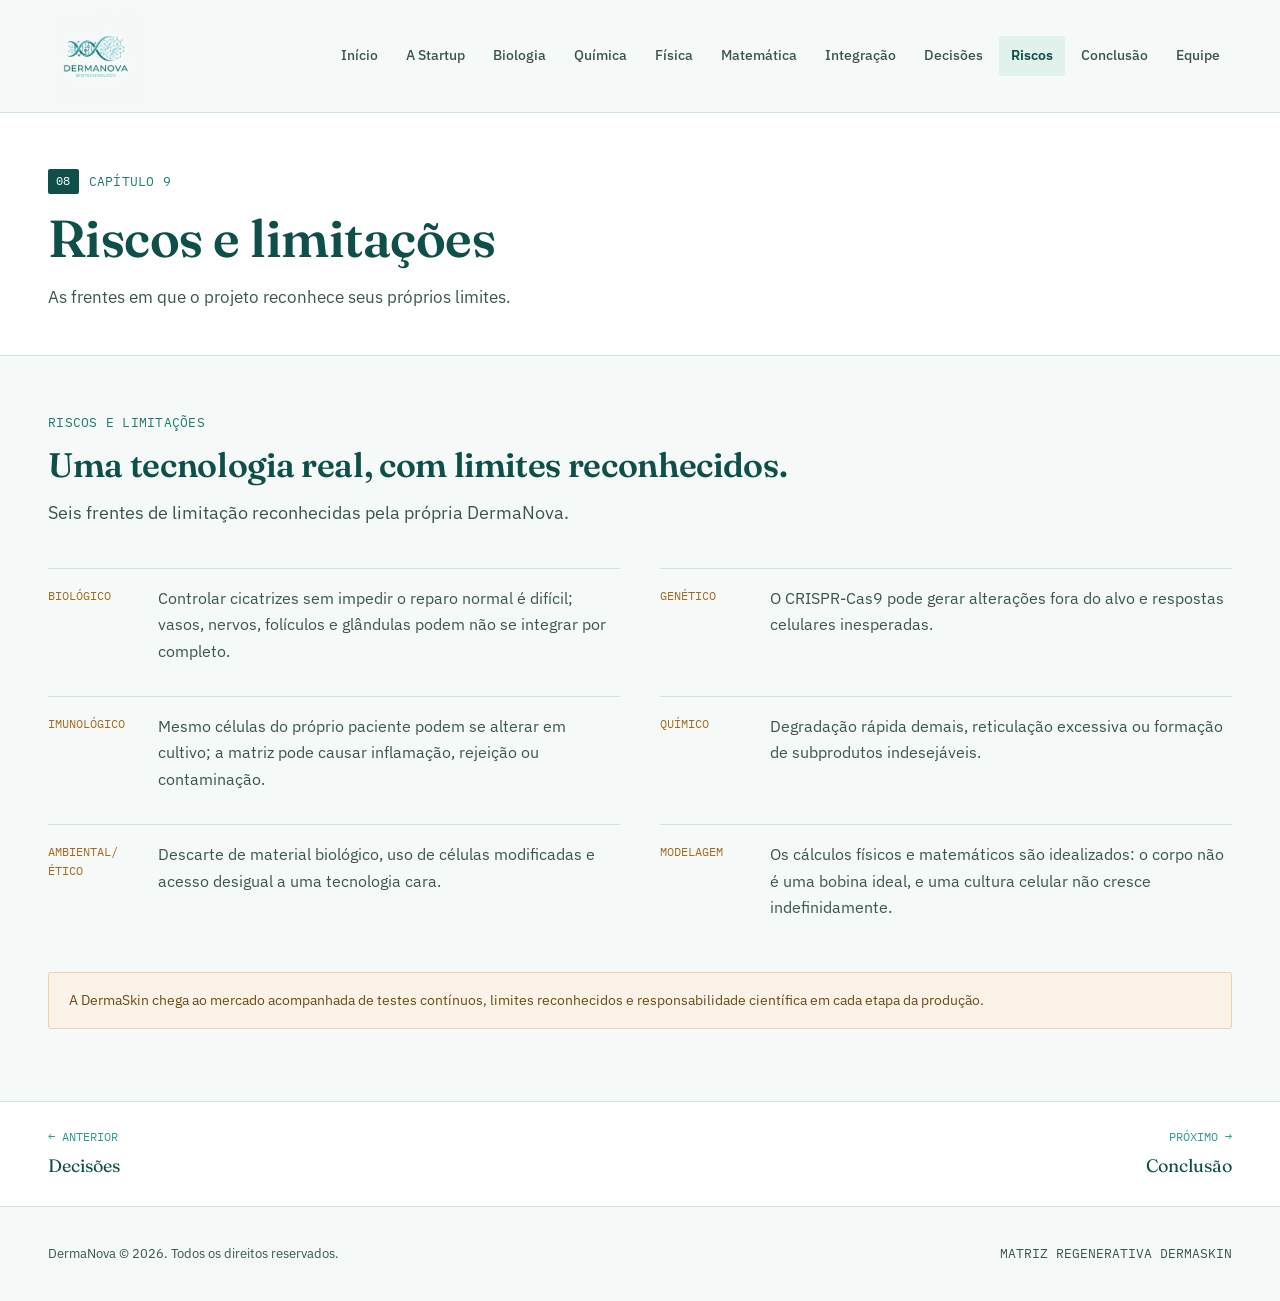
<file: riscos.html>
<!DOCTYPE html>
<html lang="pt-BR">
<head>
<meta charset="UTF-8">
<meta name="viewport" content="width=device-width, initial-scale=1.0, viewport-fit=cover">
<title>Riscos e limitações — DermaNova</title>
<meta name="description" content="DermaNova — DermaSkin, uma matriz regenerativa personalizada. Projeto interdisciplinar de Biotecnologia.">
<link rel="preconnect" href="https://fonts.googleapis.com">
<link href="https://fonts.googleapis.com/css2?family=Fraunces:ital,opsz,wght@0,9..144,400;0,9..144,500;0,9..144,600;0,9..144,700;1,9..144,500&family=IBM+Plex+Sans:wght@400;500;600;700&family=IBM+Plex+Mono:wght@400;500;600&display=swap" rel="stylesheet">
<link rel="stylesheet" href="styles.css">
</head>
<body>

<div class="nav-scrim" id="navScrim"></div>
<header class="nav">
  <div class="nav-inner">
    <a class="brand" href="index.html">
      <img src="images/logo.jpg" alt="Logo DermaNova">
    </a>
    <button class="menu-toggle" id="menuToggle" aria-label="Abrir menu">
      <svg viewBox="0 0 24 24" fill="none" stroke-width="2" stroke-linecap="round"><path d="M3 6h18M3 12h18M3 18h18"/></svg>
    </button>
    <nav class="links" id="navLinks">
      <a href="index.html">Início</a>
      <a href="a-startup.html">A Startup</a>
      <a href="biologia.html">Biologia</a>
      <a href="quimica.html">Química</a>
      <a href="fisica.html">Física</a>
      <a href="matematica.html">Matemática</a>
      <a href="integracao.html">Integração</a>
      <a href="decisoes.html">Decisões</a>
      <a href="riscos.html" class="active">Riscos</a>
      <a href="conclusao.html">Conclusão</a>
      <a href="equipe.html">Equipe</a>
    </nav>
  </div>
</header>

<div class="page-head">
  <div class="wrap">
    <div class="kicker"><span class="idx mono">08</span>CAPÍTULO 9</div>
    <h1>Riscos e limitações</h1>
    <p class="lede">As frentes em que o projeto reconhece seus próprios limites.</p>
  </div>
</div>

<section style="padding-top:56px;">
  <div class="wrap">
    <div class="section-head">
      <div class="kicker">RISCOS E LIMITAÇÕES</div>
      <h2>Uma tecnologia real, com limites reconhecidos.</h2>
      <p>Seis frentes de limitação reconhecidas pela própria DermaNova.</p>
    </div>
    <div class="risk-list">
      <div class="risk-item"><span class="tag mono">BIOLÓGICO</span><p>Controlar cicatrizes sem impedir o reparo normal é difícil; vasos, nervos, folículos e glândulas podem não se integrar por completo.</p></div>
      <div class="risk-item"><span class="tag mono">GENÉTICO</span><p>O CRISPR-Cas9 pode gerar alterações fora do alvo e respostas celulares inesperadas.</p></div>
      <div class="risk-item"><span class="tag mono">IMUNOLÓGICO</span><p>Mesmo células do próprio paciente podem se alterar em cultivo; a matriz pode causar inflamação, rejeição ou contaminação.</p></div>
      <div class="risk-item"><span class="tag mono">QUÍMICO</span><p>Degradação rápida demais, reticulação excessiva ou formação de subprodutos indesejáveis.</p></div>
      <div class="risk-item"><span class="tag mono">AMBIENTAL/ÉTICO</span><p>Descarte de material biológico, uso de células modificadas e acesso desigual a uma tecnologia cara.</p></div>
      <div class="risk-item"><span class="tag mono">MODELAGEM</span><p>Os cálculos físicos e matemáticos são idealizados: o corpo não é uma bobina ideal, e uma cultura celular não cresce indefinidamente.</p></div>
    </div>
    <div class="disclaimer">
      A DermaSkin chega ao mercado acompanhada de testes contínuos, limites reconhecidos e responsabilidade científica em cada etapa da produção.
    </div>
  </div>
</section>

<nav class="page-nav" aria-label="Navegação entre páginas">
  <div class="page-nav-inner">
    <a href="decisoes.html" class="prev">
        <span class="dir mono">&larr; ANTERIOR</span>
        <span class="ttl">Decisões</span>
      </a>
    <a href="conclusao.html" class="next">
        <span class="dir mono">PRÓXIMO &rarr;</span>
        <span class="ttl">Conclusão</span>
      </a>
  </div>
</nav>

<footer class="site-footer">
  <div class="wrap footer-inner">
    <p>DermaNova © 2026. Todos os direitos reservados.</p>
    <p class="mono">MATRIZ REGENERATIVA DERMASKIN</p>
  </div>
</footer>

<script src="script.js"></script>
</body>
</html>
</file>
<file: styles.css>
:root{
  --bg:#F5FAF8;
  --paper:#FFFFFF;
  --ink:#0E211D;
  --ink-soft:#3C5450;
  --teal-900:#0F4F4A;
  --teal-700:#1B7A72;
  --teal-500:#2E9B90;
  --teal-300:#8FCFC4;
  --teal-100:#E1F2ED;
  --amber:#DA9241;
  --amber-dark:#A5691D;
  --line:#CFE3DD;
}
*{box-sizing:border-box;}
html{scroll-behavior:smooth;}
body{
  margin:0;
  background:var(--bg);
  color:var(--ink);
  font-family:'IBM Plex Sans', sans-serif;
  font-size:18px;
  line-height:1.65;
  -webkit-font-smoothing:antialiased;
  overflow-x:hidden;
}
h1,h2,h3,.display{
  font-family:'Fraunces', serif;
  font-weight:600;
  color:var(--teal-900);
  line-height:1.1;
  margin:0;
  letter-spacing:-0.01em;
}
p{margin:0 0 1em 0;}
a{color:inherit;}
img{max-width:100%;}
.mono{font-family:'IBM Plex Mono', monospace;}
.wrap{max-width:1280px;margin:0 auto;padding:0 48px;}
@media (max-width:640px){.wrap{padding:0 20px;}}

a:focus-visible, button:focus-visible, .tab:focus-visible{outline:2px solid var(--amber); outline-offset:3px;}

@media (prefers-reduced-motion: reduce){
  *{animation-duration:0.001ms !important; transition-duration:0.001ms !important;}
}

/* NAV */
header.nav{
  position:sticky; top:0; z-index:50;
  background:rgba(245,250,248,0.94);
  backdrop-filter:blur(8px);
  border-bottom:1px solid var(--line);
}
.nav-inner{
  max-width:1280px;margin:0 auto;padding:8px 48px;
  display:flex;align-items:center;justify-content:space-between;gap:24px;
}
@media (max-width:640px){.nav-inner{padding:10px 20px;}}
.brand{display:flex;align-items:center;gap:10px;text-decoration:none;flex-shrink:0;}
.brand img{height:96px;width:auto;display:block;}
@media (max-width:640px){.brand img{height:72px;}}

nav.links{display:flex;gap:4px;font-size:14px;align-items:center;overflow-x:auto;scrollbar-width:none;}
nav.links::-webkit-scrollbar{display:none;}
nav.links a{
  text-decoration:none;color:var(--ink-soft);white-space:nowrap;padding:8px 12px;border-radius:2px;
  font-weight:500;
}
nav.links a:hover{color:var(--teal-700);}
nav.links a.active{color:var(--teal-900);background:var(--teal-100);font-weight:600;}
.menu-toggle{display:none;background:none;border:none;cursor:pointer;padding:8px;flex-shrink:0;}
.menu-toggle svg{width:24px;height:24px;stroke:var(--teal-900);}
@media (max-width:920px){
  nav.links{
    position:fixed;top:0;right:0;bottom:0;width:min(320px,84vw);
    background:var(--paper);flex-direction:column;align-items:stretch;
    padding:90px 24px 24px;gap:4px;box-shadow:-8px 0 30px rgba(14,33,29,0.15);
    transform:translateX(100%);transition:transform .25s ease;overflow-y:auto;
  }
  nav.links.open{transform:translateX(0);}
  nav.links a{padding:14px 10px;font-size:16px;border-bottom:1px solid var(--line);}
  .menu-toggle{display:block;}
  .nav-scrim{
    display:none;position:fixed;inset:0;background:rgba(14,33,29,0.35);z-index:45;
  }
  .nav-scrim.open{display:block;}
}

/* PAGE HEADER (per-page title band) */
.page-head{
  padding:56px 0 44px;border-bottom:1px solid var(--line);background:var(--paper);
}
.page-head .kicker{
  font-family:'IBM Plex Mono',monospace;font-size:12.5px;letter-spacing:0.02em;
  color:var(--teal-700);display:flex;align-items:center;gap:10px;margin-bottom:16px;
}
.page-head .kicker .idx{
  background:var(--teal-900);color:#fff;padding:3px 8px;border-radius:2px;font-size:11.5px;
}
.page-head h1{font-size:clamp(30px,4.4vw,52px);max-width:960px;}
.page-head p.lede{font-size:17px;color:var(--ink-soft);max-width:820px;margin-top:16px;margin-bottom:0;}

/* HERO (home only) */
.hero{display:grid;grid-template-columns:1.05fr 0.95fr;align-items:center;}
@media (max-width:900px){.hero{grid-template-columns:1fr;}}
.hero-text{padding:60px 32px 60px 32px;max-width:560px;justify-self:end;}
@media (max-width:900px){.hero-text{justify-self:stretch;padding:44px 20px 8px;max-width:none;}}
.kicker{
  font-family:'IBM Plex Mono',monospace;font-size:12.5px;letter-spacing:0.02em;
  color:var(--teal-700);display:flex;align-items:center;gap:8px;margin-bottom:18px;
}
.kicker .dot{width:6px;height:6px;border-radius:50%;background:var(--amber);display:inline-block;animation:pulse 2.2s ease-in-out infinite;}
@keyframes pulse{0%,100%{opacity:1;}50%{opacity:0.35;}}
.hero h1{font-size:clamp(32px,4.6vw,54px);margin-bottom:20px;}
.hero h1 em{font-style:italic;color:var(--teal-700);}
.hero p.lede{font-size:18px;color:var(--ink-soft);max-width:480px;margin-bottom:30px;}
.cta-row{display:flex;gap:14px;flex-wrap:wrap;}
.btn{
  display:inline-flex;align-items:center;gap:8px;padding:13px 22px;
  font-family:'IBM Plex Sans',sans-serif;font-size:14.5px;font-weight:600;
  text-decoration:none;border-radius:3px;border:1px solid transparent;cursor:pointer;
}
.btn-primary{background:var(--teal-900);color:#fff;}
.btn-primary:hover{background:var(--teal-700);}
.btn-ghost{border-color:var(--teal-900);color:var(--teal-900);background:transparent;}
.btn-ghost:hover{background:var(--teal-100);}

.hero-media{position:relative;min-height:480px;}
@media (max-width:900px){.hero-media{min-height:300px;}}
.hero-media img{width:100%;height:100%;object-fit:cover;display:block;}
.hero-media .caption{
  position:absolute;left:20px;bottom:20px;background:rgba(14,33,29,0.82);color:#fff;
  padding:10px 14px;font-family:'IBM Plex Mono',monospace;font-size:12px;border-radius:2px;
  max-width:80%;
}

/* TOPIC INDEX GRID (home) */
.topic-grid{display:grid;grid-template-columns:repeat(3,1fr);gap:1px;background:var(--line);border:1px solid var(--line);margin-top:8px;}
@media (max-width:860px){.topic-grid{grid-template-columns:1fr 1fr;}}
@media (max-width:560px){.topic-grid{grid-template-columns:1fr;}}
.topic-card{
  background:var(--paper);padding:28px 24px;text-decoration:none;display:block;
  transition:background .15s ease;
}
.topic-card:hover{background:var(--teal-100);}
.topic-card .num{font-family:'IBM Plex Mono',monospace;font-size:12px;color:var(--amber-dark);margin-bottom:12px;display:block;}
.topic-card h3{font-size:19px;margin-bottom:8px;}
.topic-card p{font-size:15px;color:var(--ink-soft);margin:0;}

/* SECTION SCAFFOLDING */
section{padding:72px 0;}
@media (max-width:640px){section{padding:48px 0;}}
.section-head{max-width:none;margin-bottom:40px;}
.prose{max-width:820px;color:var(--ink-soft);font-size:18px;}
.prose-wide{max-width:none;color:var(--ink-soft);font-size:18px;}
.section-head .kicker{margin-bottom:14px;}
.section-head h2{font-size:clamp(24px,3.2vw,34px);}
.section-head p{color:var(--ink-soft);font-size:18px;margin-top:14px;}
.band{background:var(--paper);border-top:1px solid var(--line);border-bottom:1px solid var(--line);}
.band-teal{background:var(--teal-900);color:#fff;}
.band-teal .section-head h2{color:#fff;}
.band-teal .section-head p{color:#CFE7E1;}

/* PROBLEM STATS */
.problem-grid{display:grid;grid-template-columns:1fr 1fr;gap:48px;align-items:start;}
@media (max-width:800px){.problem-grid{grid-template-columns:1fr;}}
.stat-block{display:flex;flex-direction:column;gap:24px;}
.stat{border-left:3px solid var(--amber);padding-left:18px;}
.stat .num{font-family:'Fraunces',serif;font-size:30px;color:var(--teal-900);font-weight:600;}
.stat .label{font-size:14px;color:var(--ink-soft);}

table.info{width:100%;border-collapse:collapse;margin-top:28px;font-size:16px;}
table.info th,table.info td{border:1px solid var(--line);padding:12px 14px;text-align:left;vertical-align:top;}
table.info th{background:var(--teal-100);color:var(--teal-900);width:220px;font-family:'IBM Plex Mono',monospace;font-size:12.5px;font-weight:600;}
.table-scroll{overflow-x:auto;}

/* PRODUCT COMPOSITION */
.compo-grid{display:grid;grid-template-columns:repeat(4,1fr);gap:1px;background:var(--line);border:1px solid var(--line);margin-top:8px;}
@media (max-width:800px){.compo-grid{grid-template-columns:repeat(2,1fr);}}
.compo-item{background:var(--paper);padding:26px 20px;}
.compo-item .idx{font-family:'IBM Plex Mono',monospace;font-size:12px;color:var(--amber-dark);margin-bottom:10px;}
.compo-item h3{font-size:17px;margin-bottom:8px;}
.compo-item p{font-size:15.5px;color:var(--ink-soft);margin:0;}

.product-media-row{display:grid;grid-template-columns:1fr 1fr;gap:36px;align-items:center;margin-top:56px;}
@media (max-width:800px){.product-media-row{grid-template-columns:1fr;}}
.product-media-row img{width:100%;border-radius:3px;display:block;}
.media-tag{font-family:'IBM Plex Mono',monospace;font-size:12px;color:var(--teal-700);margin-top:12px;}

/* PROCESS STEPPER */
.stepper{display:flex;overflow-x:auto;gap:0;margin-top:20px;padding-bottom:10px;}
.step{flex:0 0 220px;padding:22px 20px 22px 0;position:relative;}
.step:not(:last-child)::after{content:"";position:absolute;top:30px;right:0;width:calc(100% - 30px);height:1px;background:var(--line);}
.step .n{font-family:'IBM Plex Mono',monospace;color:var(--amber-dark);font-size:13px;margin-bottom:10px;display:block;}
.step h4{font-family:'Fraunces',serif;font-size:16px;color:var(--teal-900);margin:0 0 6px;font-weight:600;}
.step p{font-size:15.5px;color:var(--ink-soft);margin:0;}

/* ACCORDION */
.topic-fig{margin:0 0 20px;border-radius:4px;border:1px solid var(--line);background:#FAFCFB;padding:14px;display:flex;justify-content:center;}
.topic-fig img{width:100%;height:auto;max-height:none;object-fit:contain;display:block;}
.accordion-item{border-bottom:1px solid var(--line);}
.accordion-item:first-child{border-top:1px solid var(--line);}
.accordion-btn{
  width:100%;text-align:left;background:none;border:none;cursor:pointer;
  padding:20px 4px;display:flex;justify-content:space-between;align-items:center;gap:16px;
  font-family:'Fraunces',serif;font-size:18px;color:var(--teal-900);font-weight:500;
}
.accordion-btn .plus{font-family:'IBM Plex Mono',monospace;font-size:20px;color:var(--amber-dark);flex-shrink:0;transition:transform .2s ease;}
.accordion-item.open .plus{transform:rotate(45deg);}
.accordion-panel{max-height:0;overflow:hidden;transition:max-height .3s ease;}
.accordion-item.open .accordion-panel{max-height:2600px;}
.accordion-inner{padding:0 4px 24px;color:var(--ink-soft);font-size:17px;}
.accordion-inner p{margin-bottom:12px;}
.accordion-inner strong{color:var(--ink);}

.eq-block{
  background:var(--teal-100);border:1px solid var(--teal-300);border-radius:3px;
  padding:16px 18px;margin:14px 0;font-family:'IBM Plex Mono',monospace;font-size:13.5px;
  color:var(--teal-900);overflow-x:auto;white-space:pre;
}

table.mini{width:100%;border-collapse:collapse;margin:14px 0;font-size:15.5px;}
table.mini th, table.mini td{border:1px solid var(--line);padding:8px 10px;text-align:left;}
table.mini th{background:var(--teal-100);color:var(--teal-900);font-family:'IBM Plex Mono',monospace;font-weight:600;font-size:12.5px;}

/* CHEMISTRY REACTION VISUALS */
.reaction-block{background:var(--paper);border:1px solid var(--line);border-radius:4px;padding:26px;margin:20px 0 28px;}
.reaction-row{display:flex;align-items:center;justify-content:center;gap:18px;flex-wrap:wrap;padding:12px 0 6px;}
.reaction-figure{display:flex;flex-direction:column;align-items:center;gap:8px;max-width:260px;flex:1;}
.reaction-figure img{max-height:200px;width:100%;object-fit:contain;background:#FAFCFB;border:1px solid var(--line);border-radius:3px;padding:8px;}
.reaction-figure .fig-label{font-family:'IBM Plex Mono',monospace;font-size:11.5px;color:var(--ink-soft);text-align:center;}
.reaction-op{font-family:'Fraunces',serif;font-size:30px;color:var(--teal-500);flex-shrink:0;}
.reaction-arrow{font-family:'IBM Plex Mono',monospace;font-size:13px;color:var(--teal-700);display:flex;flex-direction:column;align-items:center;flex-shrink:0;min-width:90px;}
.reaction-arrow .line{width:100%;height:2px;background:var(--teal-700);position:relative;margin-top:4px;}
.reaction-arrow .line::after{content:"";position:absolute;right:-1px;top:-4px;border:5px solid transparent;border-left-color:var(--teal-700);}
.reaction-caption{text-align:center;font-size:13px;color:var(--ink-soft);margin-top:14px;font-style:italic;}

/* CALC WIDGET */
.calc-box{background:var(--paper);border:1px solid var(--line);border-radius:4px;padding:26px;margin-top:22px;}
.calc-row{display:flex;align-items:center;gap:18px;flex-wrap:wrap;margin-bottom:18px;}
.calc-row label{font-size:13.5px;color:var(--ink-soft);font-family:'IBM Plex Mono',monospace;}
input[type=range]{width:220px;accent-color:var(--teal-700);}
.calc-readout{font-family:'Fraunces',serif;font-size:28px;color:var(--teal-900);font-weight:600;}
.calc-readout .unit{font-family:'IBM Plex Mono',monospace;font-size:13.5px;color:var(--ink-soft);margin-left:6px;}
svg#growthChart{width:100%;height:auto;display:block;}
svg#growthChart .growth-path{transition:stroke-dashoffset 1.3s cubic-bezier(.4,0,.2,1);}
svg#growthChart .grid-dot{transition:r .12s ease,fill .12s ease;}
svg#growthChart .grid-dot:hover{r:6;fill:#2E9B90;}
svg#growthChart .sel-ring{animation:ringPulse 2s ease-out infinite;}
svg#growthChart .sel-dot{filter:drop-shadow(0 2px 4px rgba(14,33,29,.3));}
svg#growthChart .tip-group{transition:opacity .15s ease;}
@keyframes ringPulse{0%{r:7;stroke-opacity:.6;}100%{r:20;stroke-opacity:0;}}
.calc-hint{font-size:13px;color:var(--ink-soft);margin-top:10px;}

/* 3D MOLECULE VIEWER */
.mol-figure{display:flex;flex-direction:column;align-items:center;gap:8px;}
.mol-panel{display:none;width:100%;}
.mol-panel.active{display:block;}
.mol3d-box{
  position:relative;width:100%;max-width:260px;height:200px;margin:0 auto;
  background:#FAFCFB;border:1px solid var(--line);border-radius:3px;overflow:hidden;
}
.mol3d-box canvas{border-radius:3px;}
.mol3d-loading, .mol3d-error{
  position:absolute;inset:0;display:flex;align-items:center;justify-content:center;text-align:center;padding:10px;
  font-family:'IBM Plex Mono',monospace;font-size:10.5px;color:var(--ink-soft);
}
.mol3d-hint{
  font-family:'IBM Plex Mono',monospace;font-size:9.5px;color:var(--ink-soft);opacity:.75;
  text-align:center;margin-top:4px;
}
.mol-tabs{display:flex;gap:6px;}
.mol-tab{
  font-family:'IBM Plex Mono',monospace;font-size:10px;letter-spacing:.02em;
  padding:4px 11px;border:1px solid var(--teal-500);border-radius:20px;
  background:transparent;color:var(--teal-900);cursor:pointer;
}
.mol-tab.active{background:var(--teal-900);color:#fff;border-color:var(--teal-900);}
.reaction-figure img{transition:transform .25s ease;}
.reaction-figure:hover img{transform:scale(1.045);}

/* COMBINATORICS */
.combo-selector{display:flex;gap:10px;flex-wrap:wrap;margin-bottom:20px;}
.combo-btn{
  font-family:'IBM Plex Mono',monospace;font-size:13px;padding:9px 14px;border:1px solid var(--teal-500);
  background:transparent;color:var(--teal-900);cursor:pointer;border-radius:2px;
}
.combo-btn.active{background:var(--teal-900);color:#fff;}
.combo-out{display:none;}
.combo-out.active{display:block;animation:fadein .2s ease;}
@keyframes fadein{from{opacity:0;}to{opacity:1;}}

/* INTEGRATION CARDS */
.integ-grid{display:grid;grid-template-columns:repeat(3,1fr);gap:22px;margin-top:8px;}
@media (max-width:800px){.integ-grid{grid-template-columns:1fr;}}
.integ-card{background:var(--paper);border:1px solid var(--line);padding:26px;border-radius:3px;}
.integ-card .pair{font-family:'IBM Plex Mono',monospace;font-size:12px;color:var(--amber-dark);margin-bottom:12px;}
.integ-card p{font-size:16px;color:var(--ink-soft);margin:0;}

/* DECISIONS */
.decision-grid{display:grid;grid-template-columns:repeat(3,1fr);gap:1px;background:var(--line);border:1px solid var(--line);margin-top:8px;}
@media (max-width:800px){.decision-grid{grid-template-columns:1fr;}}
.decision-card{background:var(--teal-900);color:#fff;padding:30px 26px;}
.decision-card h3{color:#fff;font-size:17px;margin-bottom:10px;}
.decision-card p{font-size:15.5px;color:#CFE7E1;margin:0;}

/* RISKS */
.risk-list{display:grid;grid-template-columns:1fr 1fr;gap:16px 40px;margin-top:8px;}
@media (max-width:800px){.risk-list{grid-template-columns:1fr;}}
.risk-item{display:flex;gap:14px;padding:16px 0;border-top:1px solid var(--line);}
.risk-item .tag{font-family:'IBM Plex Mono',monospace;font-size:11.5px;color:var(--amber-dark);flex-shrink:0;width:96px;padding-top:2px;}
.risk-item p{margin:0;font-size:16px;color:var(--ink-soft);}

/* TEAM */
.team-grid{display:grid;grid-template-columns:repeat(3,1fr);gap:16px;margin-top:8px;}
@media (max-width:700px){.team-grid{grid-template-columns:1fr 1fr;}}
.team-card{border:1px solid var(--line);background:var(--paper);padding:20px;border-radius:3px;}
.team-card .no{font-family:'IBM Plex Mono',monospace;color:var(--teal-500);font-size:12px;}
.team-card .name{font-family:'Fraunces',serif;font-size:16px;color:var(--teal-900);margin-top:4px;}
.advisors{margin-top:26px;font-size:15.5px;color:var(--ink-soft);}

.disclaimer{
  background:#FBF3E7;border:1px solid #EAD3AC;color:#6B4A16;padding:16px 20px;border-radius:3px;
  font-size:13.5px;margin-top:36px;
}

/* PAGE NAV (prev/next) */
.page-nav{border-top:1px solid var(--line);background:var(--paper);}
.page-nav-inner{
  max-width:1280px;margin:0 auto;padding:26px 48px;display:flex;justify-content:space-between;gap:20px;
}
@media (max-width:640px){.page-nav-inner{padding:20px;flex-direction:column;}}
.page-nav a{
  text-decoration:none;display:flex;flex-direction:column;gap:4px;max-width:46%;
}
@media (max-width:640px){.page-nav a{max-width:100%;}}
.page-nav a.next{text-align:right;margin-left:auto;}
@media (max-width:640px){.page-nav a.next{text-align:left;}}
.page-nav .dir{font-family:'IBM Plex Mono',monospace;font-size:11.5px;color:var(--teal-500);}
.page-nav .ttl{font-family:'Fraunces',serif;font-size:18px;color:var(--teal-900);}
.page-nav a:hover .ttl{color:var(--teal-700);}

footer.site-footer{padding:36px 0;border-top:1px solid var(--line);}
.footer-inner{display:flex;justify-content:space-between;align-items:center;flex-wrap:wrap;gap:16px;}
.footer-inner p{margin:0;font-size:13px;color:var(--ink-soft);}

/* PHYSICS DIAGRAMS */
.physics-fig{
  margin:24px 0 8px;border-radius:6px;overflow:hidden;
  border:1px solid var(--line);background:#F5FAF8;
}
.physics-fig svg{width:100%;height:auto;display:block;}
</file>
